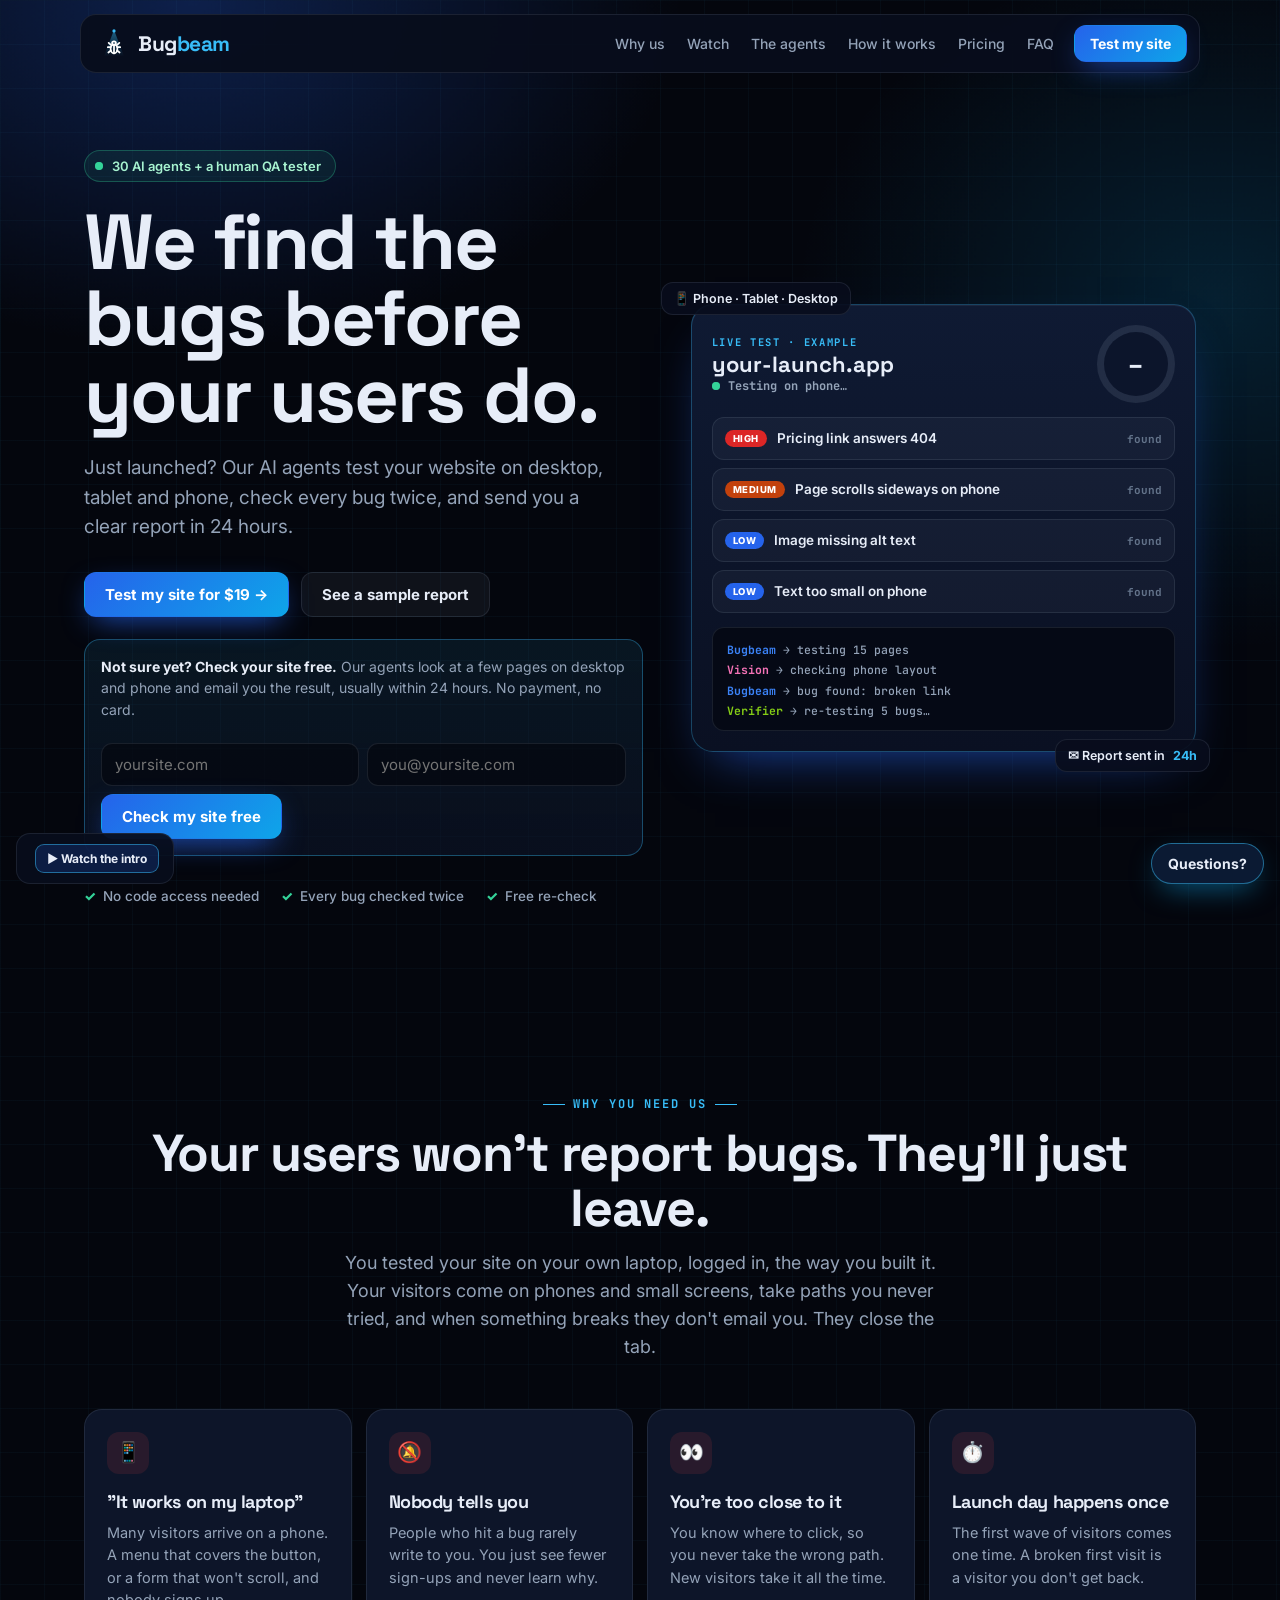
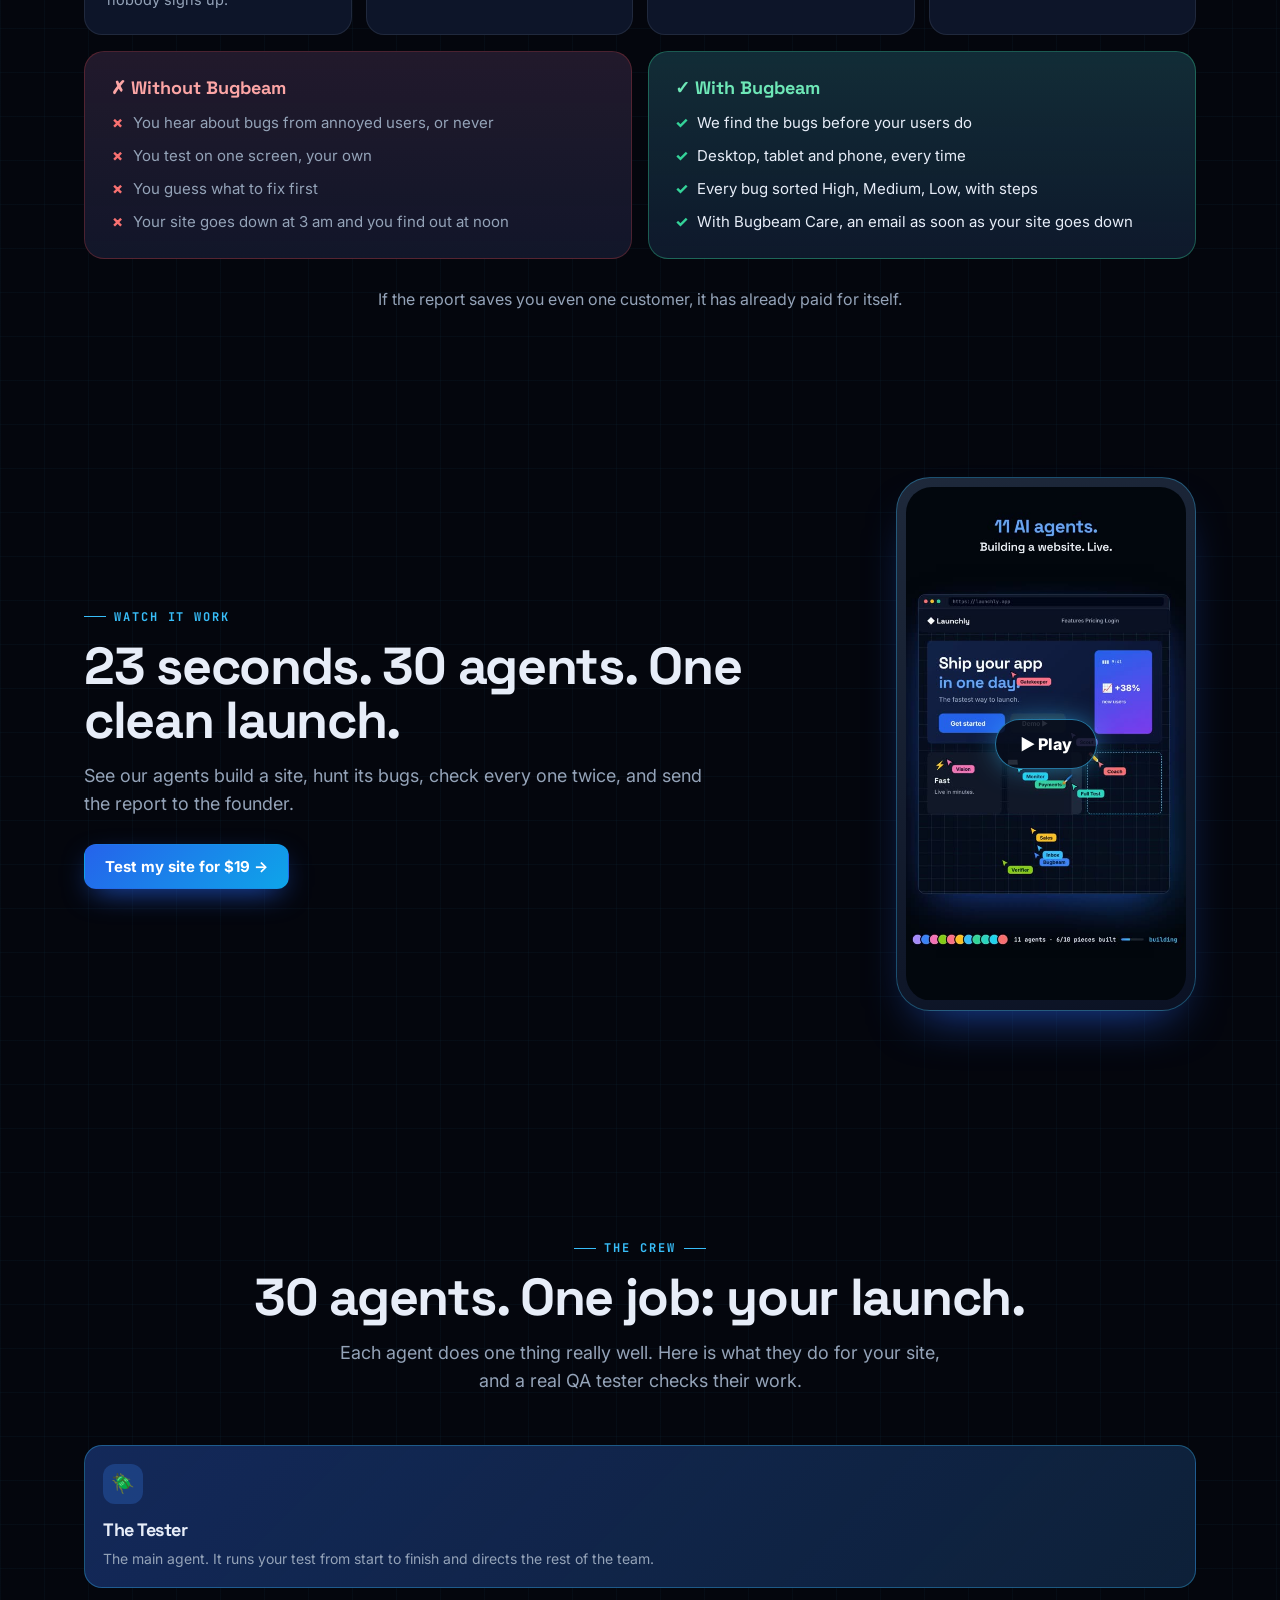
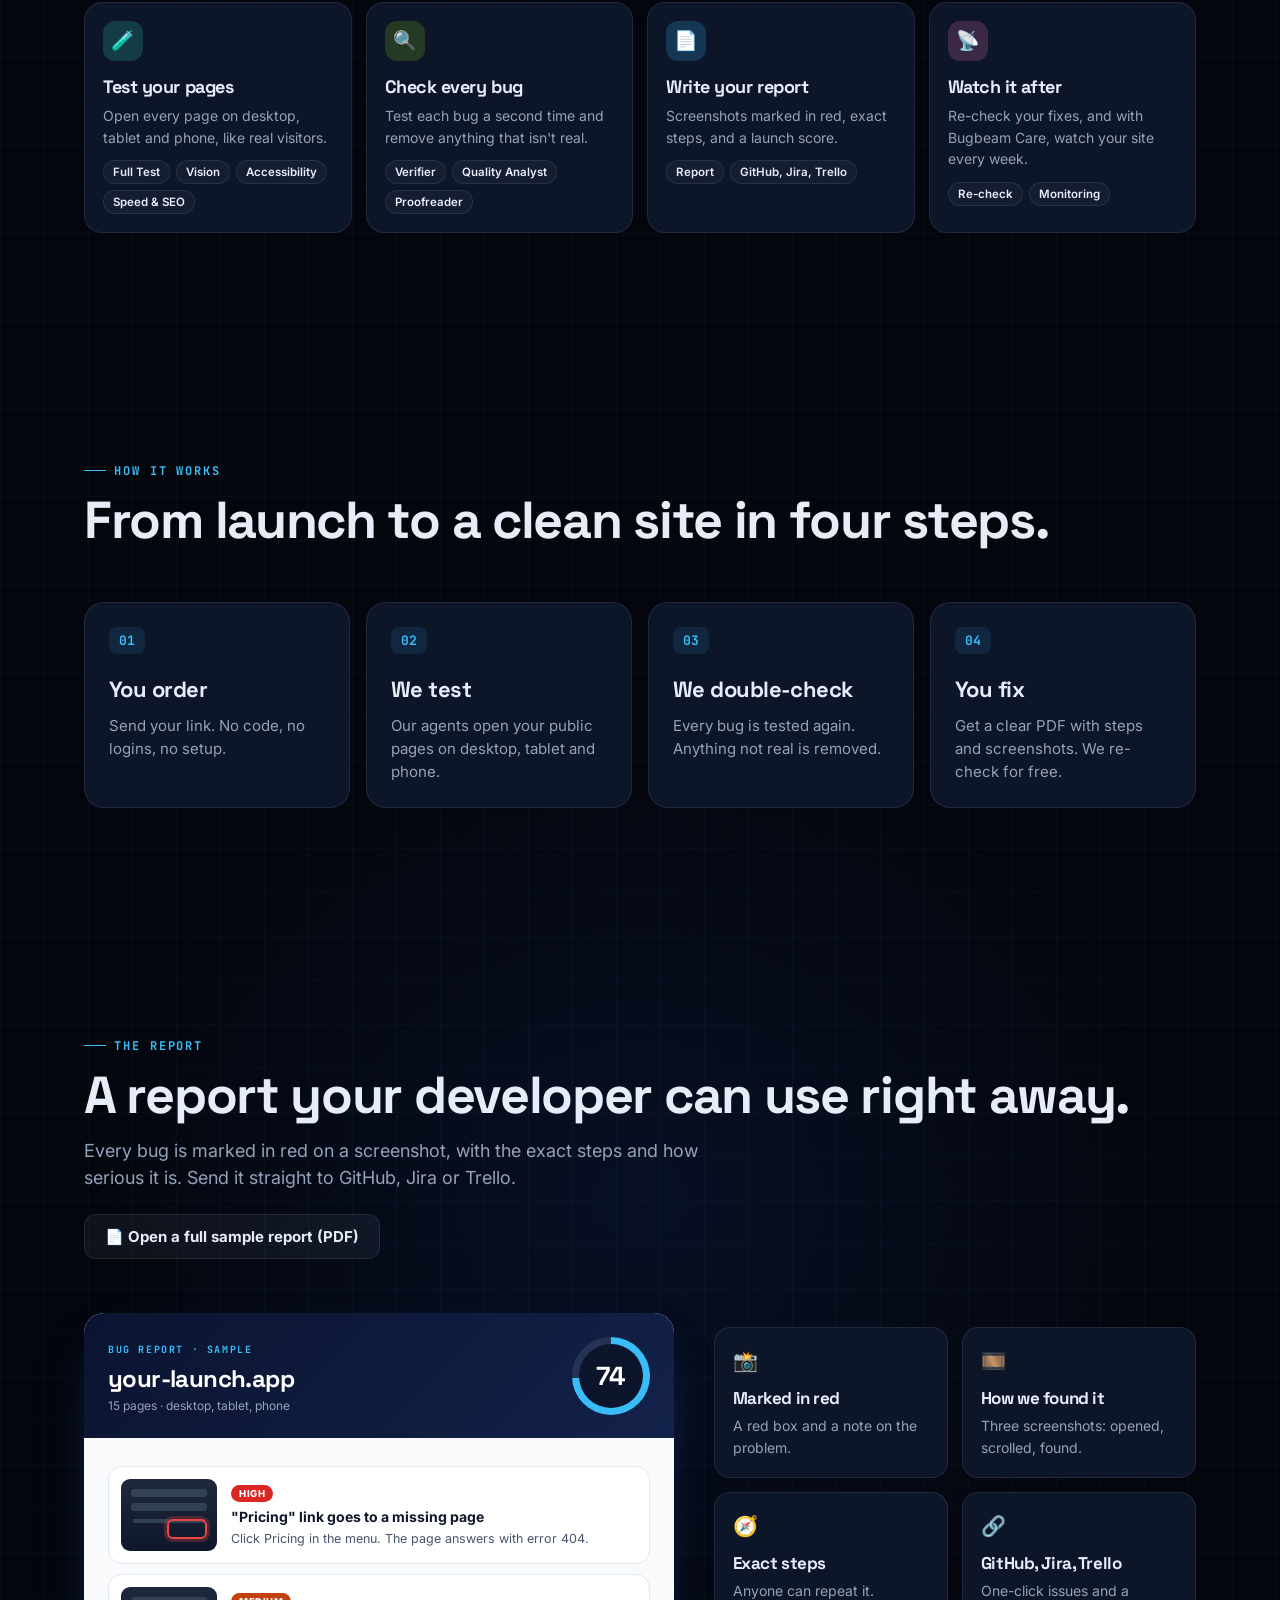
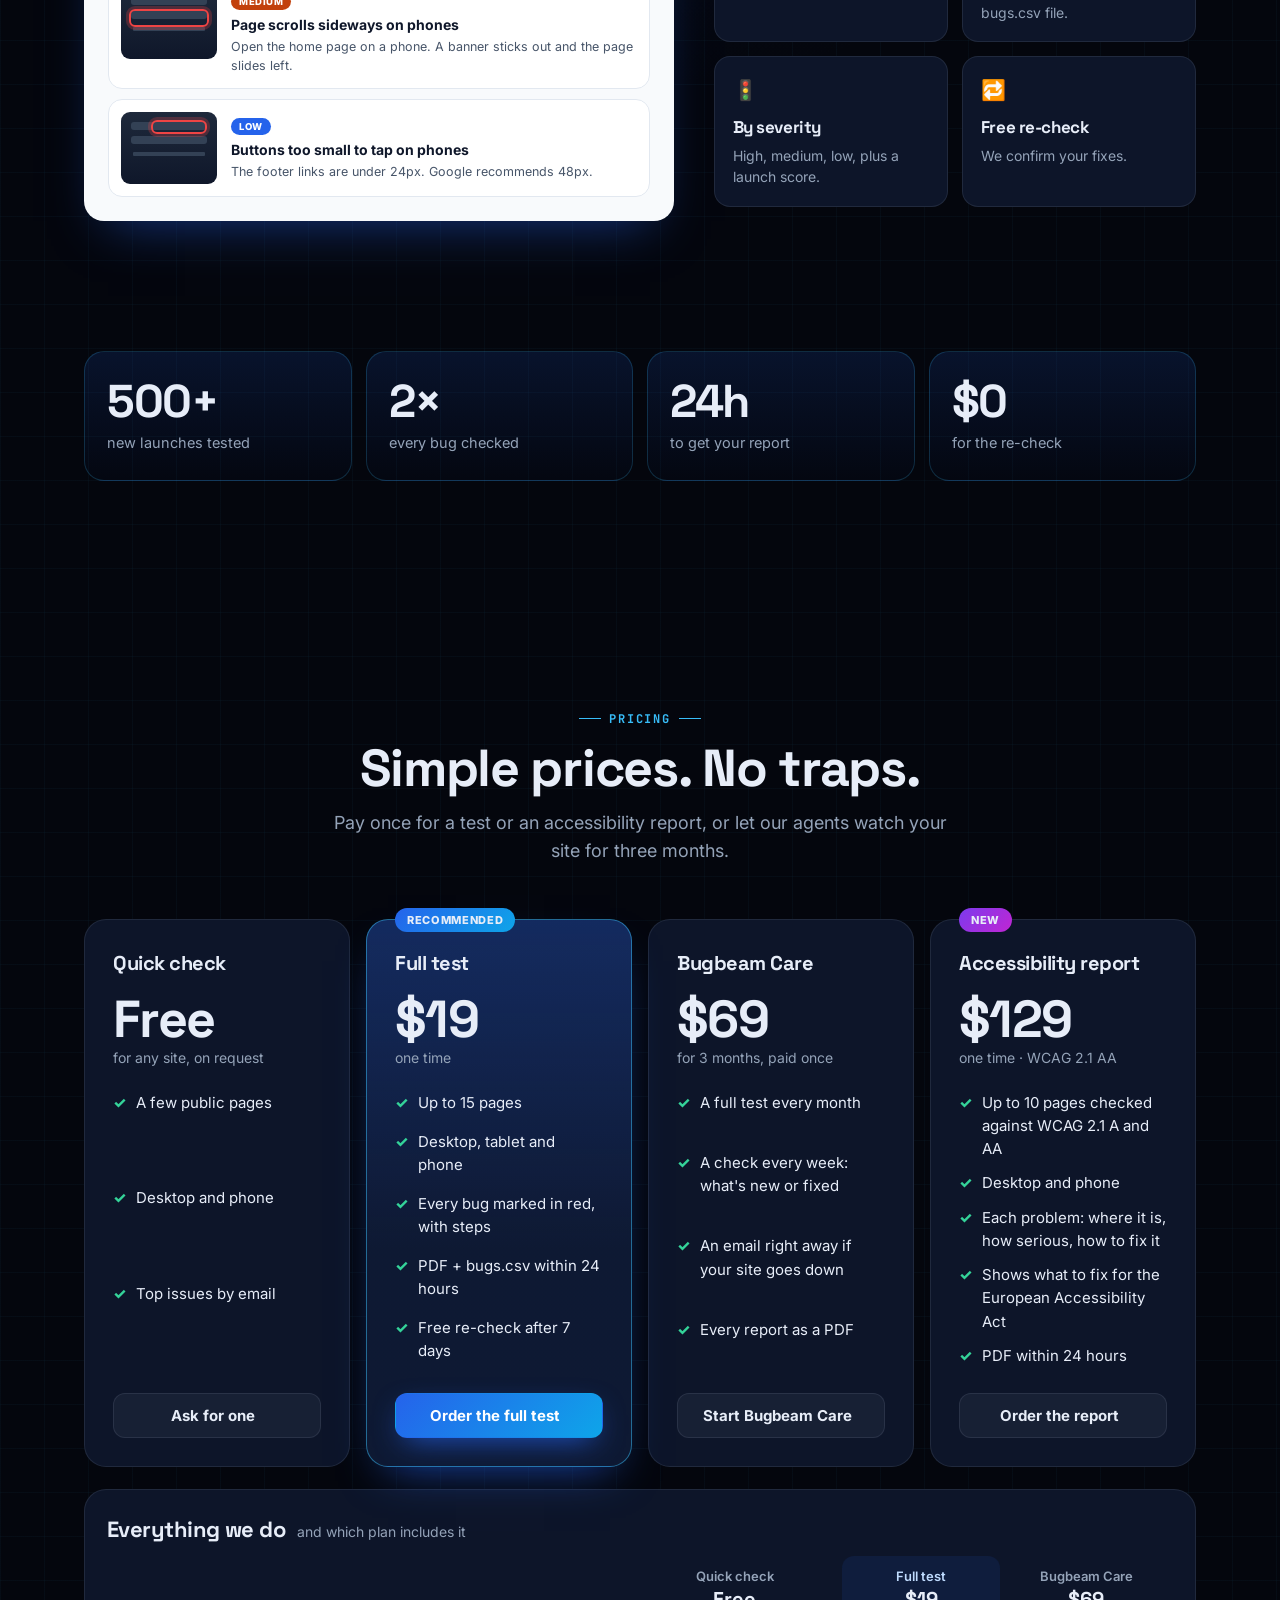
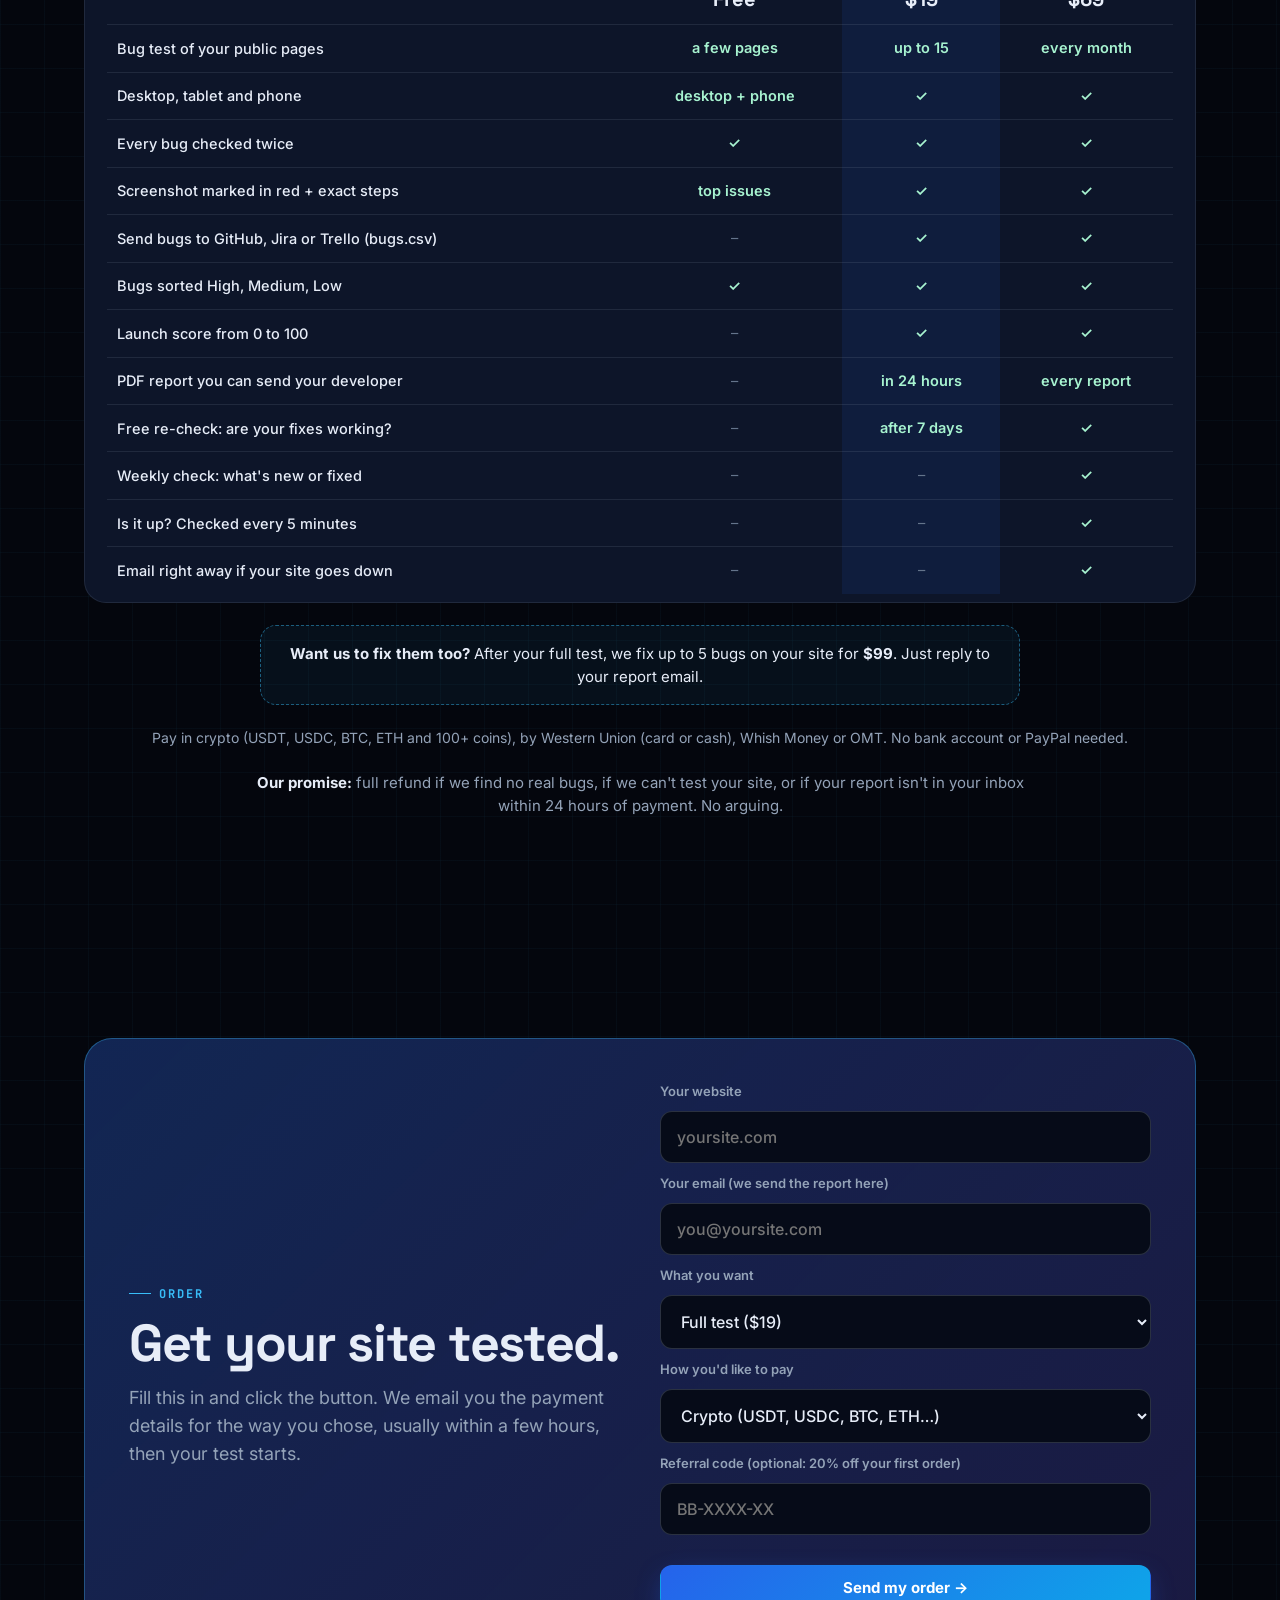
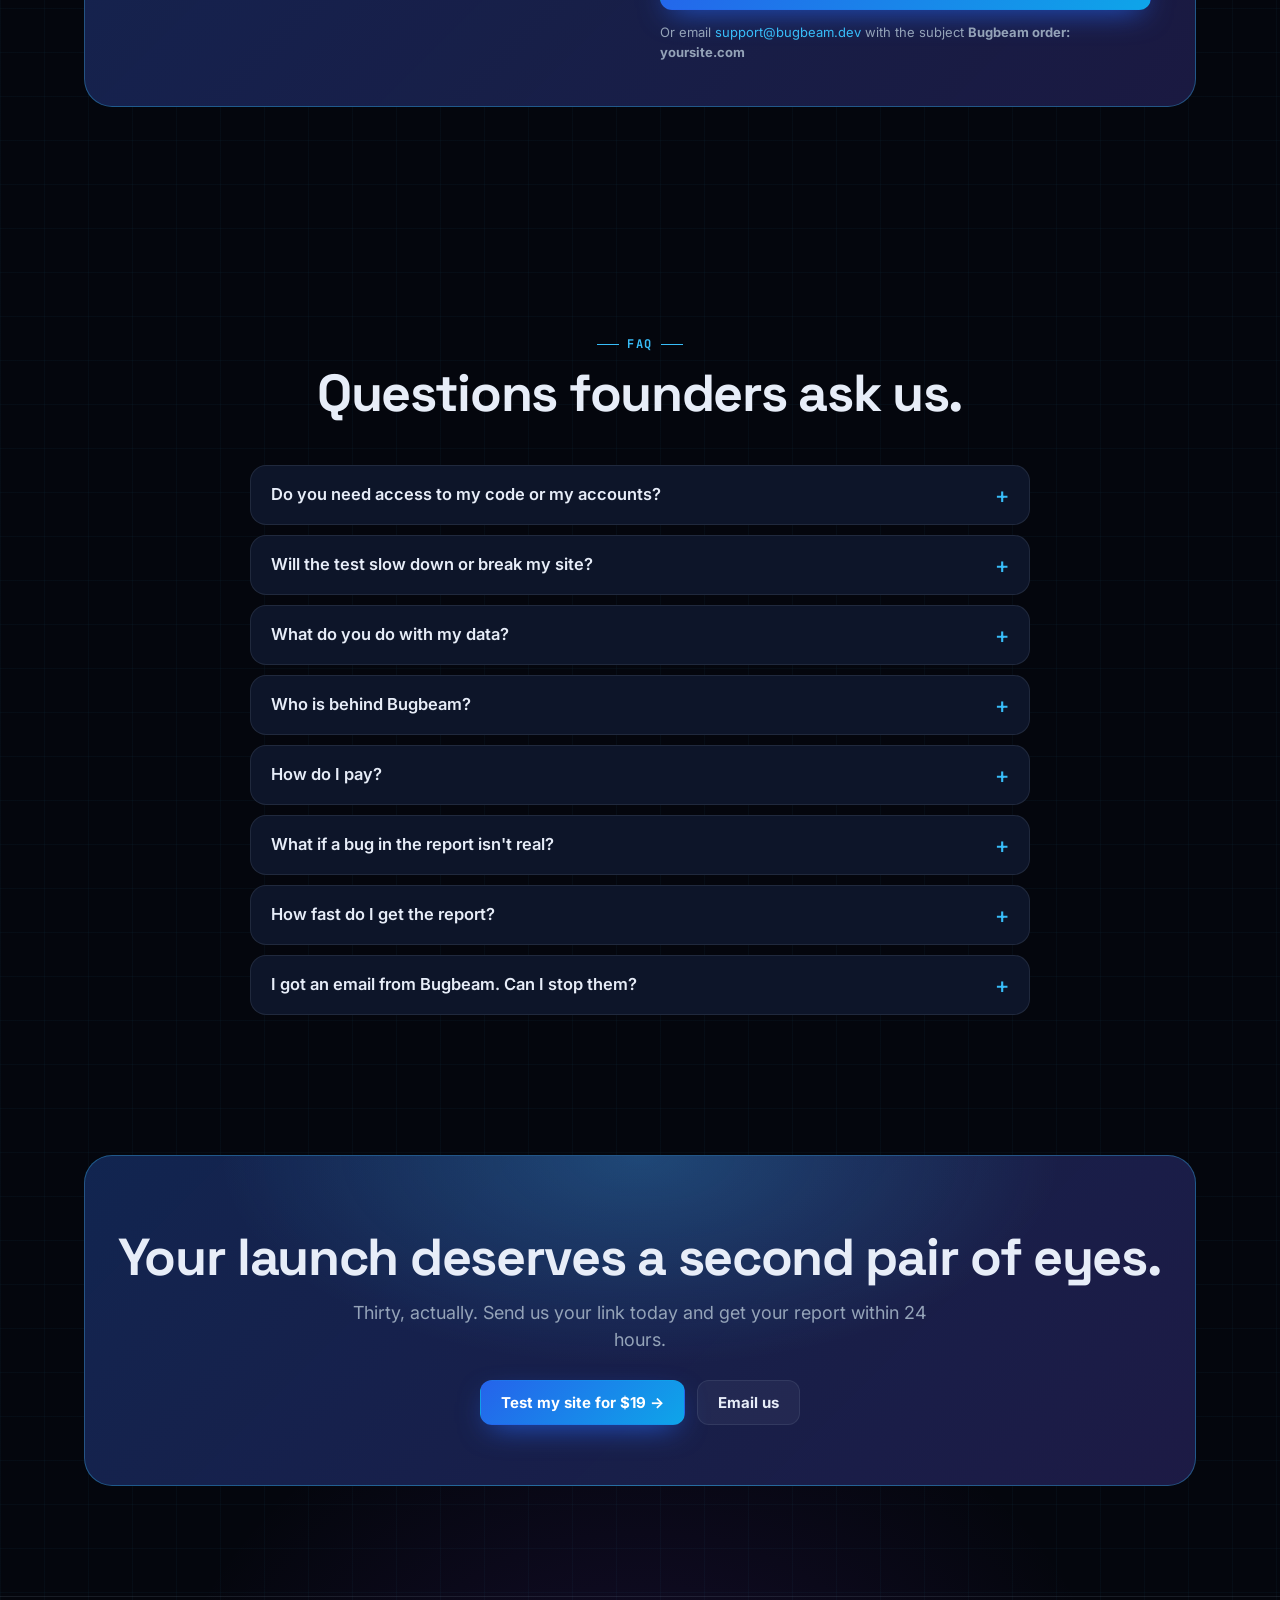
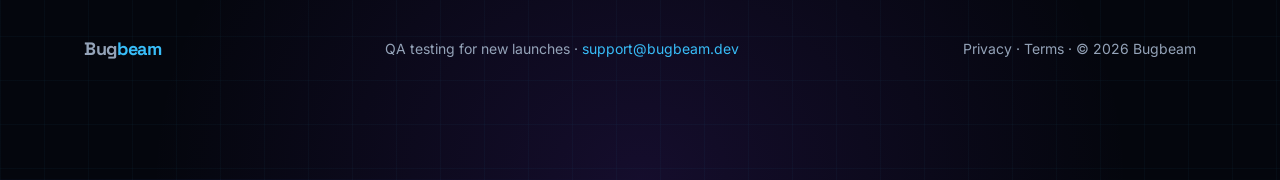
<file: index.html>
<!DOCTYPE html>
<html lang="en">
<head>
<meta charset="utf-8">
<meta name="viewport" content="width=device-width,initial-scale=1">
<title>Bugbeam: We find the bugs before your users do</title>
<meta name="description" content="30 AI agents test your new website on desktop, tablet and phone, check every bug twice, and send you a clear report in 24 hours.">
<link rel="canonical" href="https://bugbeam.dev/">

<!-- Social preview (Open Graph + Twitter) -->
<meta property="og:type" content="website">
<meta property="og:url" content="https://bugbeam.dev/">
<meta property="og:title" content="Bugbeam: We find the bugs before your users do">
<meta property="og:description" content="30 AI agents test your new website on desktop, tablet and phone, check every bug twice, and send you a clear report in 24 hours.">
<meta property="og:image" content="https://bugbeam.dev/og.png">
<meta property="og:image:width" content="1200">
<meta property="og:image:height" content="630">
<meta name="twitter:card" content="summary_large_image">
<meta name="twitter:image" content="https://bugbeam.dev/og.png">
<meta name="theme-color" content="#04060D">

<!-- Fonts -->
<link rel="preconnect" href="https://fonts.googleapis.com">
<link rel="preconnect" href="https://fonts.gstatic.com" crossorigin>
<link href="https://fonts.googleapis.com/css2?family=Inter:wght@400;500;600;700;800&family=Space+Grotesk:wght@500;600;700&family=JetBrains+Mono:wght@500;700&display=swap" rel="stylesheet">

<!-- Favicon -->
<link rel="icon" href="/favicon.ico" sizes="48x48">
<link rel="icon" href="/favicon.svg" type="image/svg+xml">
<link rel="icon" href="/favicon-192.png" type="image/png" sizes="192x192">
<link rel="apple-touch-icon" href="/apple-touch-icon.png">

<!-- Styles + behaviour (see styles.css and app.js) -->
<link rel="stylesheet" href="styles.css">
<script src="app.js" defer></script>

<!-- hCaptcha (spam/bot check on the order form — verified server-side by Web3Forms) -->
<script src="https://js.hcaptcha.com/1/api.js" async defer></script>
</head>
<body>

<!-- Fixed layers: background, build outlines, agent cursors -->
<div class="bgfx" aria-hidden="true"></div>
<div id="ghosts" aria-hidden="true"></div>
<div id="crew" aria-hidden="true"></div>


<!-- ============================ NAV ============================ -->
<nav>
 <a class="logo" href="#top"><svg width="30" height="30" viewBox="0 0 48 48"><defs><linearGradient id="lg1" x1="0" y1="0" x2="0" y2="1"><stop offset="0" stop-color="#38BDF8" stop-opacity=".9"/><stop offset="1" stop-color="#38BDF8" stop-opacity="0"/></linearGradient></defs><path d="M24 1 L8 44 H40 Z" fill="url(#lg1)" opacity=".55"/><circle cx="24" cy="3" r="2.6" fill="#38BDF8"/><g stroke="#fff" stroke-width="2.8" fill="none" stroke-linecap="round" stroke-linejoin="round"><ellipse cx="24" cy="31.7" rx="5.4" ry="7.2"/><circle cx="24" cy="22.7" r="3.06"/><path d="M24 26.3V38.9"/><path d="M18.6 29H14.1M29.4 29H33.9M19.05 34.4L15.0 37.55M28.95 34.4L33.0 37.55M19.05 25.4L15.45 22.25M28.95 25.4L32.55 22.25"/></g></svg><span>Bug<b>beam</b></span></a>
 <div class="links" id="navlinks"><a href="#why">Why us</a><a href="#watch">Watch</a><a href="#crew-sec">The agents</a><a href="#how">How it works</a><a href="#pricing">Pricing</a><a href="#faq">FAQ</a></div>
 <a class="btn pri" href="#order">Test my site</a>
 <button class="menu" type="button" aria-label="Open menu" aria-expanded="false" aria-controls="navlinks">☰</button>
</nav>


<!-- ============================ HERO ============================ -->
<main id="main">
<header class="hero" id="top"><div class="wrap grid">
 <div>
  <div class="pill bx"><span class="dot"></span><span data-type>30 AI agents + a human QA tester</span></div>
  <h1 data-type>We find the bugs before your users do.</h1>
  <p class="sub" data-type>Just launched? Our AI agents test your website on desktop, tablet and phone, check every bug twice, and send you a clear report in 24 hours.</p>
  <div class="ctas"><a class="btn pri bx" href="#order">Test my site for $19 →</a><a class="btn sec bx" href="#report">See a sample report</a></div>
  <form class="freebox" id="fq" novalidate>
   <div class="fqh"><b>Not sure yet? Check your site free.</b> Our agents look at a few pages on desktop and phone and email you the result, usually within 24 hours. No payment, no card.</div>
   <div class="fqrow"><input id="fq-site" placeholder="yoursite.com" required autocomplete="url" aria-label="Your website"><input id="fq-email" type="email" placeholder="you@yoursite.com" required autocomplete="email" aria-label="Your email"><button class="btn pri" id="fq-btn" type="submit">Check my site free</button></div>
   <input id="fq-hp" tabindex="-1" autocomplete="off" style="position:absolute;left:-9999px;width:1px;height:1px;opacity:0" aria-hidden="true">
   <div class="fqcap"><div class="h-captcha" data-sitekey="50b2fe65-b00b-4b9e-ad62-3ba471098be2" data-theme="dark"></div></div>
   <div id="fq-msg" class="fqmsg" role="status"></div>
  </form>
  <div class="trust"><span><i>✓</i> No code access needed</span><span><i>✓</i> Every bug checked twice</span><span><i>✓</i> Free re-check</span></div>
 </div>
 <div style="position:relative">
  <!-- Live demo card (animated by app.js, section 2) -->
  <div class="live bx" id="live">
   <div class="top"><div><div class="mono" style="font-size:10.5px;letter-spacing:.16em;color:var(--cyan);font-weight:700">LIVE TEST · EXAMPLE</div><div style="font:700 22px 'Space Grotesk'" id="lvsite">your-launch.app</div><div class="site"><span class="dot"></span><span id="lvstate">Testing on phone…</span></div></div><div class="ring" id="lvring"><span id="lvscore">–</span></div></div>
   <div id="lvbugs"></div>
   <div class="log" id="lvlog"></div>
  </div>
  <div class="float" style="left:-30px;top:-22px">📱 Phone · Tablet · Desktop</div>
  <div class="float" style="right:-14px;bottom:-20px;animation-delay:-2.5s">✉ Report sent in <b style="color:var(--cyan)">24h</b></div>
 </div>
</div>
</header>


<!-- ======================= WHY YOU NEED US ======================= -->
<section id="why"><div class="wrap">
 <div class="center"><div class="eyebrow" data-type>Why you need us</div>
 <h2 class="h2" data-type>Your users won't report bugs. They'll just leave.</h2>
 <p class="lead" data-type>You tested your site on your own laptop, logged in, the way you built it. Your visitors come on phones and small screens, take paths you never tried, and when something breaks they don't email you. They close the tab.</p></div>
 <div class="pains">
  <div class="pain bx"><div class="pic">📱</div><h3 data-type>"It works on my laptop"</h3><p data-type>Many visitors arrive on a phone. A menu that covers the button, or a form that won't scroll, and nobody signs up.</p></div>
  <div class="pain bx"><div class="pic">🔕</div><h3 data-type>Nobody tells you</h3><p data-type>People who hit a bug rarely write to you. You just see fewer sign-ups and never learn why.</p></div>
  <div class="pain bx"><div class="pic">👀</div><h3 data-type>You're too close to it</h3><p data-type>You know where to click, so you never take the wrong path. New visitors take it all the time.</p></div>
  <div class="pain bx"><div class="pic">⏱️</div><h3 data-type>Launch day happens once</h3><p data-type>The first wave of visitors comes one time. A broken first visit is a visitor you don't get back.</p></div>
 </div>
 <div class="vs">
  <div class="vcol bad bx"><div class="vh">✗ Without Bugbeam</div><ul><li data-type>You hear about bugs from annoyed users, or never</li><li data-type>You test on one screen, your own</li><li data-type>You guess what to fix first</li><li data-type>Your site goes down at 3 am and you find out at noon</li></ul></div>
  <div class="vcol good bx"><div class="vh">✓ With Bugbeam</div><ul><li data-type>We find the bugs before your users do</li><li data-type>Desktop, tablet and phone, every time</li><li data-type>Every bug sorted High, Medium, Low, with steps</li><li data-type>With Bugbeam Care, an email as soon as your site goes down</li></ul></div>
 </div>
 <p class="paynote" style="font-size:16px;margin-top:28px" data-type>If the report saves you even one customer, it has already paid for itself.</p>
</div></section>


<!-- ======================== WATCH IT WORK ======================== -->
<section id="watch" style="padding-top:40px"><div class="wrap watch">
 <div><div class="eyebrow" data-type>Watch it work</div>
 <h2 class="h2" data-type>23 seconds. 30 agents. One clean launch.</h2>
 <p class="lead" data-type>See our agents build a site, hunt its bugs, check every one twice, and send the report to the founder.</p>
 <div class="ctas" style="margin-top:26px"><a class="btn pri" href="#order">Test my site for $19 →</a></div></div>
 <div class="phone bx"><video src="bugbeam-building-live-v2.mp4" poster="video-poster.jpg" muted loop playsinline webkit-playsinline preload="metadata" aria-label="Bugbeam agents building and testing a website"></video><button class="vplay" type="button" hidden aria-label="Play the video">▶ Play</button></div>
</div></section>


<!-- =========================== THE CREW ========================== -->
<section id="crew-sec"><div class="wrap">
 <div class="center"><div class="eyebrow" data-type>The crew</div>
 <h2 class="h2" data-type>30 agents. One job: your launch.</h2>
 <p class="lead" data-type>Each agent does one thing really well. Here is what they do for your site, and a real QA tester checks their work.</p></div>
 <div class="agents teams">
  <div class="agent wide bx"><div class="av" style="background:rgba(59,130,246,.25)">🪲</div><h3 data-type>The Tester</h3><p data-type>The main agent. It runs your test from start to finish and directs the rest of the team.</p></div>
  <div class="agent bx"><div class="av" style="background:rgba(45,212,191,.2)">🧪</div><h3 data-type>Test your pages</h3><p data-type>Open every page on desktop, tablet and phone, like real visitors.</p><ul class="chips"><li>Full Test</li><li>Vision</li><li>Accessibility</li><li>Speed &amp; SEO</li></ul></div>
  <div class="agent bx"><div class="av" style="background:rgba(132,204,22,.2)">🔍</div><h3 data-type>Check every bug</h3><p data-type>Test each bug a second time and remove anything that isn't real.</p><ul class="chips"><li>Verifier</li><li>Quality Analyst</li><li>Proofreader</li></ul></div>
  <div class="agent bx"><div class="av" style="background:rgba(56,189,248,.2)">📄</div><h3 data-type>Write your report</h3><p data-type>Screenshots marked in red, exact steps, and a launch score.</p><ul class="chips"><li>Report</li><li>GitHub, Jira, Trello</li></ul></div>
  <div class="agent bx"><div class="av" style="background:rgba(244,114,182,.2)">📡</div><h3 data-type>Watch it after</h3><p data-type>Re-check your fixes, and with Bugbeam Care, watch your site every week.</p><ul class="chips"><li>Re-check</li><li>Monitoring</li></ul></div>
 </div>
</div></section>


<!-- ========================= HOW IT WORKS ======================== -->
<section id="how"><div class="wrap">
 <div class="eyebrow" data-type>How it works</div>
 <h2 class="h2" data-type>From launch to a clean site in four steps.</h2>
 <div class="steps">
  <div class="step bx"><span class="n">01</span><h3 data-type>You order</h3><p data-type>Send your link. No code, no logins, no setup.</p></div>
  <div class="step bx"><span class="n">02</span><h3 data-type>We test</h3><p data-type>Our agents open your public pages on desktop, tablet and phone.</p></div>
  <div class="step bx"><span class="n">03</span><h3 data-type>We double-check</h3><p data-type>Every bug is tested again. Anything not real is removed.</p></div>
  <div class="step bx"><span class="n">04</span><h3 data-type>You fix</h3><p data-type>Get a clear PDF with steps and screenshots. We re-check for free.</p></div>
 </div>
</div></section>


<!-- ========================== THE REPORT ========================= -->
<section id="report"><div class="wrap">
 <div class="eyebrow" data-type>The report</div>
 <h2 class="h2" data-type>A report your developer can use right away.</h2>
 <p class="lead" data-type>Every bug is marked in red on a screenshot, with the exact steps and how serious it is. Send it straight to GitHub, Jira or Trello.</p>
 <div class="ctas" style="margin-top:22px"><a class="btn sec" href="sample-report.pdf" target="_blank" rel="noopener">📄 Open a full sample report (PDF)</a></div>
 <div class="rep">
  <div class="doc bx">
   <div class="hd"><div><small>BUG REPORT · SAMPLE</small><h3>your-launch.app</h3><div style="font-size:12px;color:#94A3B8">15 pages · desktop, tablet, phone</div></div><div class="ring" style="--v:74"><span>74</span></div></div>
   <div class="bd">
    <div class="dbug"><div class="shot"><i style="left:46px;top:40px;width:40px;height:20px"></i></div><div><span class="sev h">High</span><h4>"Pricing" link goes to a missing page</h4><p>Click Pricing in the menu. The page answers with error 404.</p></div></div>
    <div class="dbug"><div class="shot"><i style="left:8px;top:22px;width:80px;height:18px"></i></div><div><span class="sev m">Medium</span><h4>Page scrolls sideways on phones</h4><p>Open the home page on a phone. A banner sticks out and the page slides left.</p></div></div>
    <div class="dbug"><div class="shot"><i style="left:30px;top:8px;width:56px;height:14px"></i></div><div><span class="sev l">Low</span><h4>Buttons too small to tap on phones</h4><p>The footer links are under 24px. Google recommends 48px.</p></div></div>
   </div>
  </div>
  <div class="feats">
   <div class="feat bx"><div class="ic">📸</div><h3 data-type>Marked in red</h3><p data-type>A red box and a note on the problem.</p></div>
   <div class="feat bx"><div class="ic">🎞️</div><h3 data-type>How we found it</h3><p data-type>Three screenshots: opened, scrolled, found.</p></div>
   <div class="feat bx"><div class="ic">🧭</div><h3 data-type>Exact steps</h3><p data-type>Anyone can repeat it.</p></div>
   <div class="feat bx"><div class="ic">🔗</div><h3 data-type>GitHub, Jira, Trello</h3><p data-type>One-click issues and a bugs.csv file.</p></div>
   <div class="feat bx"><div class="ic">🚦</div><h3 data-type>By severity</h3><p data-type>High, medium, low, plus a launch score.</p></div>
   <div class="feat bx"><div class="ic">🔁</div><h3 data-type>Free re-check</h3><p data-type>We confirm your fixes.</p></div>
  </div>
 </div>
</div></section>


<!-- ========================= NUMBERS STRIP ======================= -->
<section style="padding-top:20px"><div class="wrap"><div class="nums">
 <div class="num bx"><b data-type>500+</b><span data-type>new launches tested</span></div>
 <div class="num bx"><b data-type>2×</b><span data-type>every bug checked</span></div>
 <div class="num bx"><b data-type>24h</b><span data-type>to get your report</span></div>
 <div class="num bx"><b data-type>$0</b><span data-type>for the re-check</span></div>
</div></div></section>


<!-- =========================== PRICING =========================== -->
<section id="pricing"><div class="wrap">
 <div class="center"><div class="eyebrow" data-type>Pricing</div>
 <h2 class="h2" data-type>Simple prices. No traps.</h2>
 <p class="lead" data-type>Pay once for a test or an accessibility report, or let our agents watch your site for three months.</p></div>
 <div class="prices">
  <div class="price bx"><h3 data-type>Quick check</h3><div class="amt">Free</div><div class="per">for any site, on request</div><ul><li>A few public pages</li><li>Desktop and phone</li><li>Top issues by email</li></ul><a class="btn sec" href="#order" data-plan="Free quick check">Ask for one</a></div>
  <div class="price best bx"><span class="badge">Recommended</span><h3 data-type>Full test</h3><div class="amt">$19</div><div class="per">one time</div><ul><li>Up to 15 pages</li><li>Desktop, tablet and phone</li><li>Every bug marked in red, with steps</li><li>PDF + bugs.csv within 24 hours</li><li>Free re-check after 7 days</li></ul><a class="btn pri" href="#order" data-plan="Full test ($19)">Order the full test</a></div>
  <div class="price bx"><h3 data-type>Bugbeam Care</h3><div class="amt">$69</div><div class="per">for 3 months, paid once</div><ul><li>A full test every month</li><li>A check every week: what's new or fixed</li><li>An email right away if your site goes down</li><li>Every report as a PDF</li></ul><a class="btn sec" href="#order" data-plan="Bugbeam Care ($69 for 3 months)">Start Bugbeam Care</a></div>
  <div class="price bx" style="position:relative"><span class="badge" style="background:linear-gradient(135deg,#7C3AED,#C026D3)">New</span><h3 data-type>Accessibility report</h3><div class="amt">$129</div><div class="per">one time · WCAG 2.1 AA</div><ul><li>Up to 10 pages checked against WCAG 2.1 A and AA</li><li>Desktop and phone</li><li>Each problem: where it is, how serious, how to fix it</li><li>Shows what to fix for the European Accessibility Act</li><li>PDF within 24 hours</li></ul><a class="btn sec" href="#order" data-plan="Accessibility report ($129, WCAG 2.1 AA)">Order the report</a></div>
 </div>
 <!-- Full feature comparison -->
 <div class="cmp bx">
  <div class="cmph"><h3>Everything we do</h3><span>and which plan includes it</span></div>
  <table>
   <thead><tr><th scope="col"><span class="srh">What you get</span></th><th scope="col">Quick check<b>Free</b></th><th scope="col" class="hl">Full test<b>$19</b></th><th scope="col">Bugbeam Care<b>$69</b></th></tr></thead>
   <tbody>
    <tr><th scope="row">Bug test of your public pages</th><td>a few pages</td><td class="hl">up to 15</td><td>every month</td></tr>
    <tr><th scope="row">Desktop, tablet and phone</th><td>desktop + phone</td><td class="hl">✓</td><td>✓</td></tr>
    <tr><th scope="row">Every bug checked twice</th><td>✓</td><td class="hl">✓</td><td>✓</td></tr>
    <tr><th scope="row">Screenshot marked in red + exact steps</th><td>top issues</td><td class="hl">✓</td><td>✓</td></tr>
    <tr><th scope="row">Send bugs to GitHub, Jira or Trello (bugs.csv)</th><td class="no">–</td><td class="hl">✓</td><td>✓</td></tr>
    <tr><th scope="row">Bugs sorted High, Medium, Low</th><td>✓</td><td class="hl">✓</td><td>✓</td></tr>
    <tr><th scope="row">Launch score from 0 to 100</th><td class="no">–</td><td class="hl">✓</td><td>✓</td></tr>
    <tr><th scope="row">PDF report you can send your developer</th><td class="no">–</td><td class="hl">in 24 hours</td><td>every report</td></tr>
    <tr><th scope="row">Free re-check: are your fixes working?</th><td class="no">–</td><td class="hl">after 7 days</td><td>✓</td></tr>
    <tr><th scope="row">Weekly check: what's new or fixed</th><td class="no">–</td><td class="no hl">–</td><td>✓</td></tr>
    <tr><th scope="row">Is it up? Checked every 5 minutes</th><td class="no">–</td><td class="no hl">–</td><td>✓</td></tr>
    <tr><th scope="row">Email right away if your site goes down</th><td class="no">–</td><td class="no hl">–</td><td>✓</td></tr>
   </tbody>
  </table>
 </div>
 <div class="addon bx"><div><b>Want us to fix them too?</b> After your full test, we fix up to 5 bugs on your site for <b>$99</b>. Just reply to your report email.</div></div>
 <p class="paynote" data-type>Pay in crypto (USDT, USDC, BTC, ETH and 100+ coins), by Western Union (card or cash), Whish Money or OMT. No bank account or PayPal needed.</p>
 <p class="guarantee" data-type><b>Our promise:</b> full refund if we find no real bugs, if we can't test your site, or if your report isn't in your inbox within 24 hours of payment. No arguing.</p>
</div></section>


<!-- ============================ ORDER =========================== -->
<section id="order"><div class="wrap"><div class="order bx">
 <div><div class="eyebrow">Order</div><h2 class="h2" data-type>Get your site tested.</h2><p class="lead" data-type>Fill this in and click the button. We email you the payment details for the way you chose, usually within a few hours, then your test starts.</p></div>
 <form id="f">
  <label for="site">Your website</label><input id="site" placeholder="yoursite.com" required autocomplete="url">
  <label for="cemail">Your email (we send the report here)</label><input id="cemail" type="email" placeholder="you@yoursite.com" required autocomplete="email">
  <input id="hp" tabindex="-1" autocomplete="off" style="position:absolute;left:-9999px;width:1px;height:1px;opacity:0" aria-hidden="true"><!-- honeypot: bots fill this, humans don't -->
  <label for="plan">What you want</label><select id="plan"><option>Full test ($19)</option><option>Bugbeam Care ($69 for 3 months)</option><option>Accessibility report ($129, WCAG 2.1 AA)</option><option>Free quick check</option></select>
  <label for="pay">How you'd like to pay</label><select id="pay"><option>Crypto (USDT, USDC, BTC, ETH…)</option><option>Western Union</option><option>Whish Money or OMT</option></select>
  <label for="ref">Referral code (optional: 20% off your first order)</label><input id="ref" placeholder="BB-XXXX-XX" autocomplete="off" maxlength="20">
  <!-- hCaptcha widget. This is Web3Forms' shared free-plan sitekey; Web3Forms verifies the
       response on its server (hCaptcha is turned on in the form's Spam & Security settings). -->
  <div class="h-captcha" data-sitekey="50b2fe65-b00b-4b9e-ad62-3ba471098be2" data-theme="dark"></div>
  <button class="btn pri" id="sendbtn" type="submit" style="margin-top:6px">Send my order →</button>
  <div id="ordermsg"></div>
  <div style="font-size:13px;color:var(--mut)">Or email <a href="mailto:support@bugbeam.dev" style="color:var(--cyan)">support@bugbeam.dev</a> with the subject <b>Bugbeam order: yoursite.com</b></div>
 </form>
</div></div></section>


<!-- ============================= FAQ ============================= -->
<section id="faq"><div class="wrap">
 <div class="center"><div class="eyebrow" data-type>FAQ</div><h2 class="h2" data-type>Questions founders ask us.</h2></div>
 <div class="faq">
  <details class="bx" name="faq"><summary>Do you need access to my code or my accounts?</summary><p>No. We test only the public pages of your site, the way a visitor sees them. We don't sign up, buy anything or send your forms with real data.</p></details>
  <details class="bx" name="faq"><summary>Will the test slow down or break my site?</summary><p>No. Our agents browse your pages like a handful of normal visitors — a few at a time, gently. We don't run attacks, floods or anything that could harm your site or your data.</p></details>
  <details class="bx" name="faq"><summary>What do you do with my data?</summary><p>We keep only what we need to run your test: your site address, your email, your order and payment reference, our emails with you, and the bugs we found. We never sell it or share it with advertisers. To have it erased, reply "DELETE" to any of our emails or write to support@bugbeam.dev. <a href="privacy.html">Full privacy policy →</a></p></details>
  <details class="bx" name="faq"><summary>Who is behind Bugbeam?</summary><div class="fdr"><img src="elio.webp" alt="Elio Bathani" width="64" height="64"><div class="fx"><b>Elio Bathani</b> — a QA tester who has tested and reported bugs on more than ten real websites, checking each fix after. He built Bugbeam so new founders get that same QA eye on their launch. <a href="https://www.linkedin.com/in/elio-bathani-454a24233/" target="_blank" rel="noopener">See his LinkedIn →</a></div></div><p>AI agents do the testing every night, and Elio checks their work and teaches them which bugs are real, so you get a professional QA review at a price a launch can afford.</p></details>
  <details class="bx" name="faq"><summary>How do I pay?</summary><p>Pick the way that suits you when you order — no bank account or PayPal needed:</p><ul class="paylist"><li><b>Crypto</b> — we email you a secure NOWPayments link. Pay with USDT, USDC, BTC, ETH or 100+ other coins, from any wallet or exchange (Binance, OKX…).</li><li><b>Western Union</b> — send online with your debit card, or in cash at any agent. The easiest way to pay by card.</li><li><b>Whish Money or OMT</b> — easiest if you're in Lebanon or the region.</li></ul><p>Each order gets its own payment link or reference, so we know the payment is yours. Your test starts as soon as the payment is confirmed.</p></details>
  <details class="bx" name="faq"><summary>What if a bug in the report isn't real?</summary><p>Every bug is checked twice before you see it. If one still turns out to be wrong, just reply and tell us. We fix the report and our agents learn from it.</p></details>
  <details class="bx" name="faq"><summary>How fast do I get the report?</summary><p>Within 24 hours of your payment, usually sooner. If it's late, you get a full refund. The free re-check comes 7 days later, or sooner if you reply "fixed".</p></details>
  <details class="bx" name="faq"><summary>I got an email from Bugbeam. Can I stop them?</summary><p>Of course. Reply "STOP" to any of our emails and you won't hear from us again.</p></details>
 </div>
</div></section>


<!-- ========================== FINAL CTA ========================= -->
<section id="final" style="padding-top:30px"><div class="wrap"><div class="final bx">
 <h2 class="h2" data-type>Your launch deserves a second pair of eyes.</h2>
 <p class="lead" data-type>Thirty, actually. Send us your link today and get your report within 24 hours.</p>
 <div class="ctas" style="justify-content:center;margin-top:26px"><a class="btn pri" href="#order">Test my site for $19 →</a><a class="btn sec" href="mailto:support@bugbeam.dev">Email us</a></div>
</div></div></section>


</main>

<!-- ============================ FOOTER =========================== -->
<footer><div class="wrap"><a class="logo" href="#top" style="font-size:18px"><span>Bug<b>beam</b></span></a><span>QA testing for new launches · <a href="mailto:support@bugbeam.dev" style="color:var(--cyan)">support@bugbeam.dev</a></span><span><a href="privacy.html" style="color:var(--mut)">Privacy</a> · <a href="terms.html" style="color:var(--mut)">Terms</a> · © 2026 Bugbeam</span></div></footer>


<!-- Help bubble (bottom-right): instant answers, written from this page's own facts (no AI, nothing invented) -->
<div id="help"><button id="helpbtn" type="button" aria-expanded="false" aria-controls="helppanel">Questions?</button>
 <div id="helppanel" role="dialog" aria-label="Quick answers" hidden><div class="hph"><b>Quick answers</b><button type="button" id="helpx" aria-label="Close">✕</button></div><div id="helpbody"></div></div></div>

<!-- Build-progress HUD (bottom-left) -->
<div id="hud"><div class="avs" id="hudav"></div><span id="hudtxt" aria-hidden="true">building this page</span><div class="bar"><i id="hudbar"></i></div><button id="replay" type="button">▶ Watch the intro</button></div>

</body>
</html>
</file>
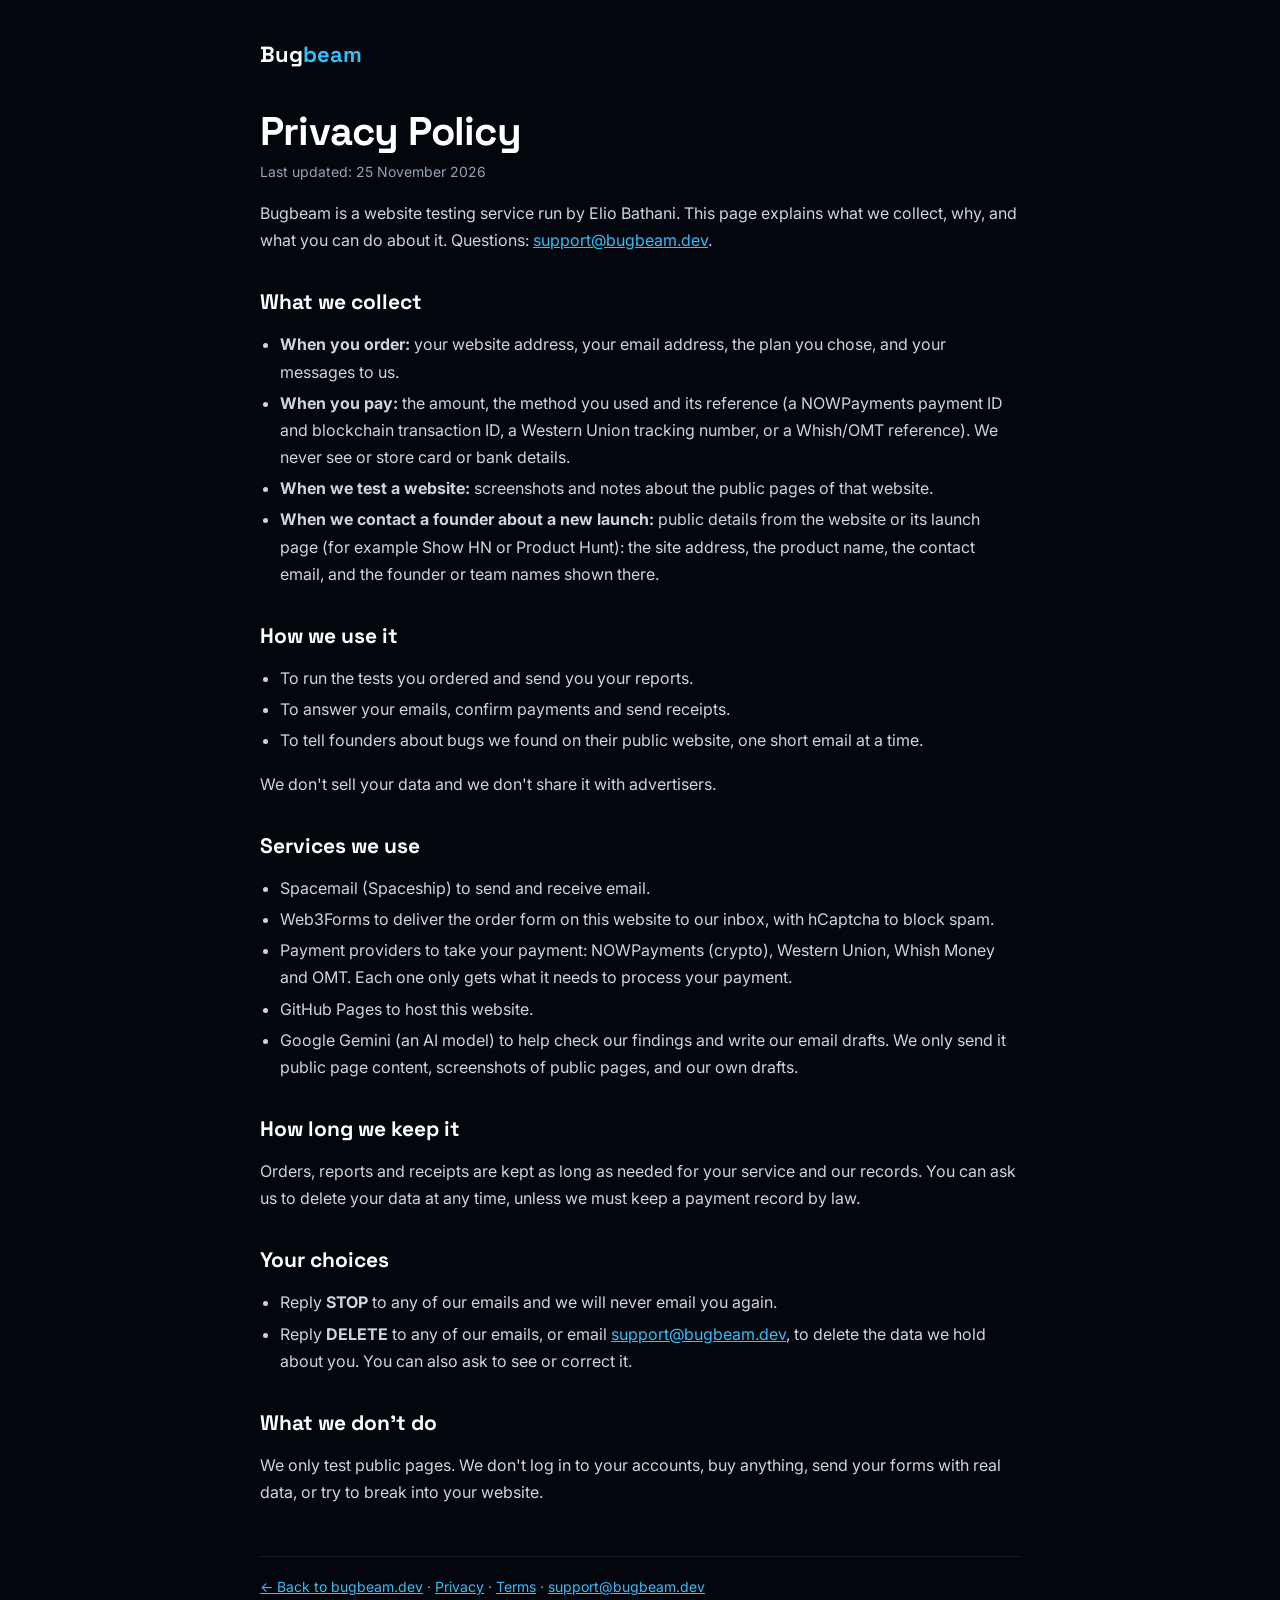
<file: privacy.html>
<!DOCTYPE html><html lang="en"><head><meta charset="utf-8"><meta name="viewport" content="width=device-width,initial-scale=1">
<title>Privacy Policy · Bugbeam</title>
<link rel="icon" href="/favicon.ico" sizes="48x48">
<link rel="icon" href="/favicon.svg" type="image/svg+xml"><meta name="robots" content="index,follow">
<link href="https://fonts.googleapis.com/css2?family=Inter:wght@400;600;700&family=Space+Grotesk:wght@700&display=swap" rel="stylesheet">
<style>body{margin:0;background:#04060D;color:#CBD5E1;font:16px/1.7 Inter,system-ui,sans-serif}.w{max-width:760px;margin:0 auto;padding:40px 22px 80px}
a{color:#38BDF8}.logo{font:700 22px 'Space Grotesk';color:#fff;text-decoration:none}.logo b{color:#38BDF8}
h1{font:700 40px/1.1 'Space Grotesk';color:#fff;margin:40px 0 6px;letter-spacing:-.02em}h2{font:700 21px 'Space Grotesk';color:#fff;margin:34px 0 8px}
.d{color:#94A3B8;font-size:14px}ul{padding-left:20px}li{margin:4px 0}footer{margin-top:50px;padding-top:18px;border-top:1px solid rgba(148,163,184,.15);font-size:14px;color:#94A3B8}</style></head>
<body><div class="w"><header><a class="logo" href="/">Bug<b>beam</b></a></header>
<main>
<h1>Privacy Policy</h1><div class="d">Last updated: 25 November 2026</div>

<p>Bugbeam is a website testing service run by Elio Bathani. This page explains what we collect, why, and what you can do about it. Questions: <a href="mailto:support@bugbeam.dev">support@bugbeam.dev</a>.</p>
<h2>What we collect</h2>
<ul><li><b>When you order:</b> your website address, your email address, the plan you chose, and your messages to us.</li>
<li><b>When you pay:</b> the amount, the method you used and its reference (a NOWPayments payment ID and blockchain transaction ID, a Western Union tracking number, or a Whish/OMT reference). We never see or store card or bank details.</li>
<li><b>When we test a website:</b> screenshots and notes about the public pages of that website.</li>
<li><b>When we contact a founder about a new launch:</b> public details from the website or its launch page (for example Show HN or Product Hunt): the site address, the product name, the contact email, and the founder or team names shown there.</li></ul>
<h2>How we use it</h2>
<ul><li>To run the tests you ordered and send you your reports.</li>
<li>To answer your emails, confirm payments and send receipts.</li>
<li>To tell founders about bugs we found on their public website, one short email at a time.</li></ul>
<p>We don't sell your data and we don't share it with advertisers.</p>
<h2>Services we use</h2>
<ul><li>Spacemail (Spaceship) to send and receive email.</li><li>Web3Forms to deliver the order form on this website to our inbox, with hCaptcha to block spam.</li>
<li>Payment providers to take your payment: NOWPayments (crypto), Western Union, Whish Money and OMT. Each one only gets what it needs to process your payment.</li>
<li>GitHub Pages to host this website.</li><li>Google Gemini (an AI model) to help check our findings and write our email drafts. We only send it public page content, screenshots of public pages, and our own drafts.</li></ul>
<h2>How long we keep it</h2>
<p>Orders, reports and receipts are kept as long as needed for your service and our records. You can ask us to delete your data at any time, unless we must keep a payment record by law.</p>
<h2>Your choices</h2>
<ul><li>Reply <b>STOP</b> to any of our emails and we will never email you again.</li>
<li>Reply <b>DELETE</b> to any of our emails, or email <a href="mailto:support@bugbeam.dev">support@bugbeam.dev</a>, to delete the data we hold about you. You can also ask to see or correct it.</li></ul>
<h2>What we don't do</h2>
<p>We only test public pages. We don't log in to your accounts, buy anything, send your forms with real data, or try to break into your website.</p>
</main>
<footer><a href="/">← Back to bugbeam.dev</a> · <a href="privacy.html">Privacy</a> · <a href="terms.html">Terms</a> · <a href="mailto:support@bugbeam.dev">support@bugbeam.dev</a></footer></div></body></html>
</file>
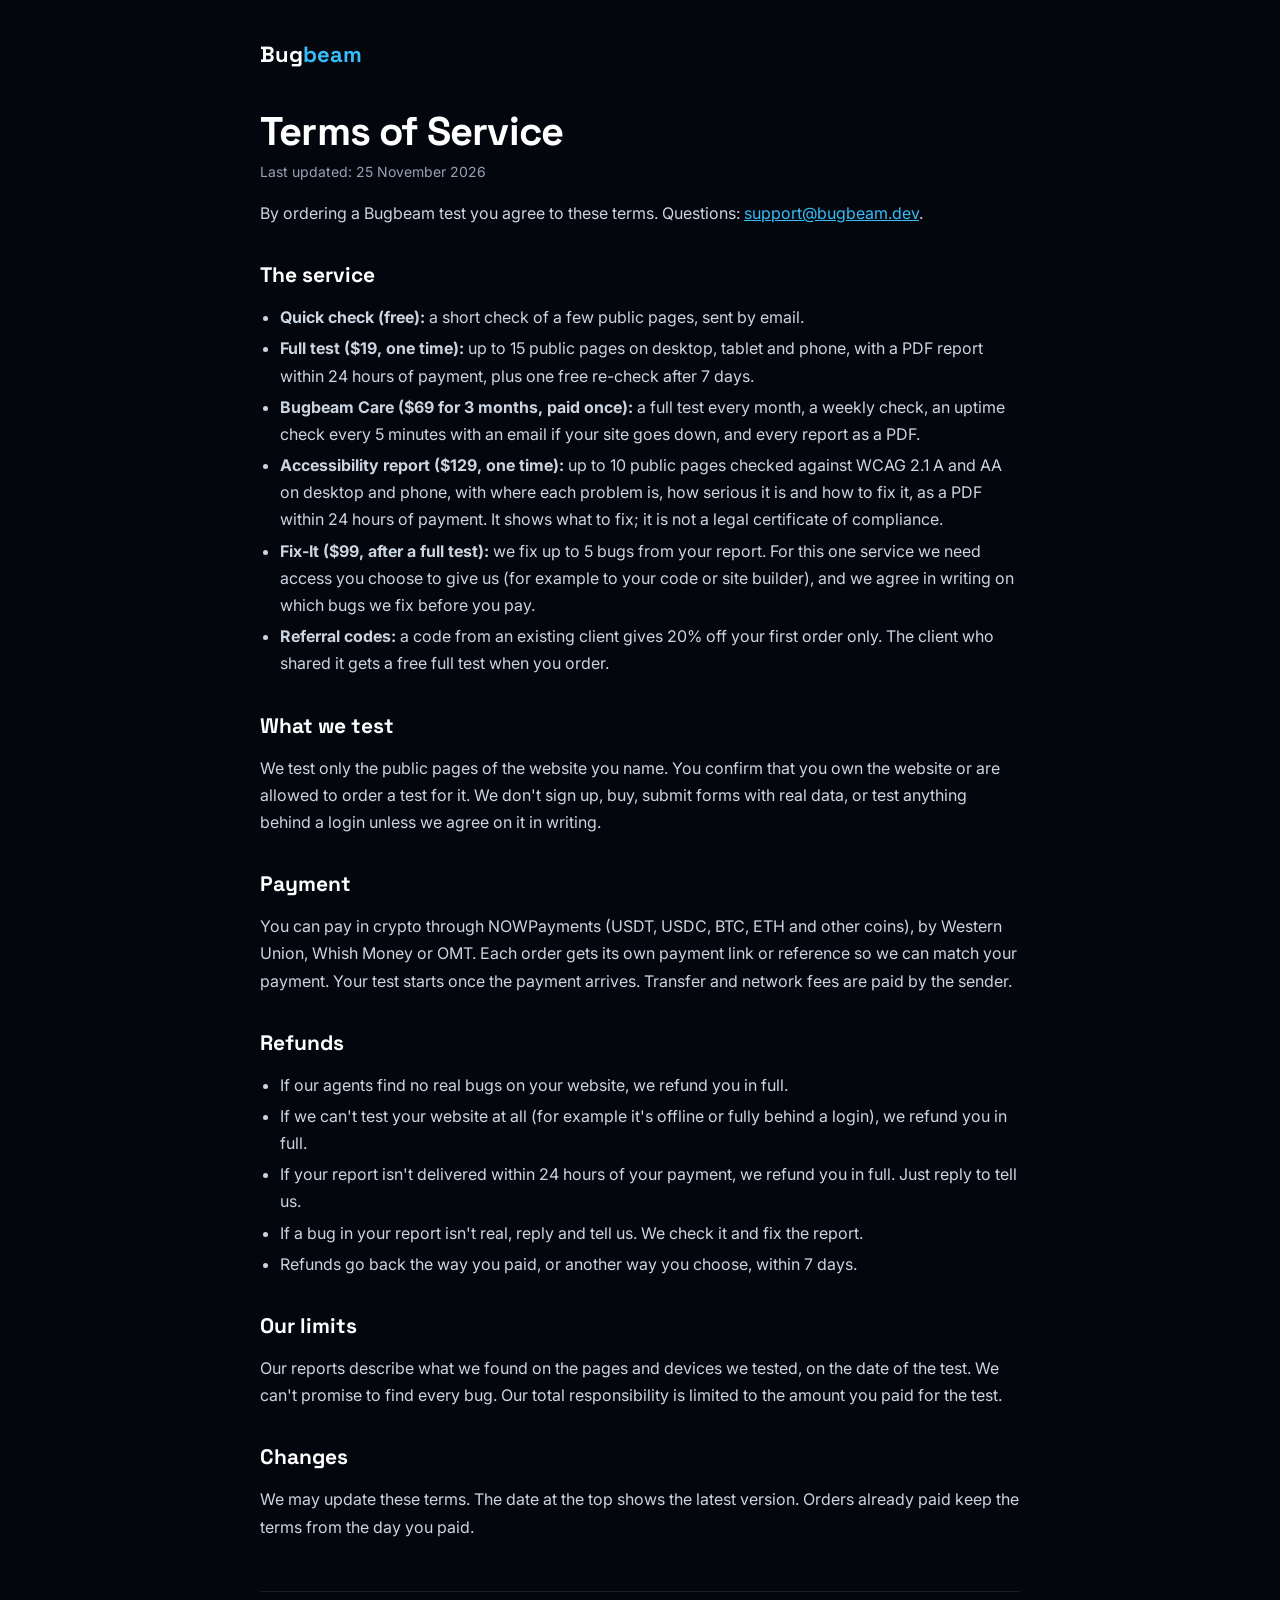
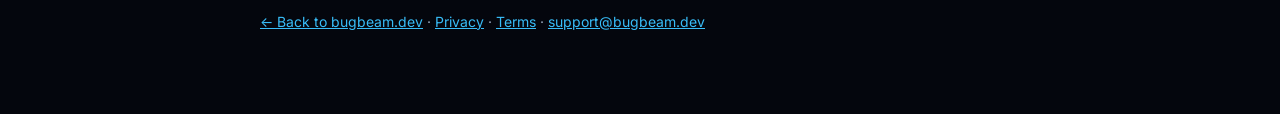
<file: terms.html>
<!DOCTYPE html><html lang="en"><head><meta charset="utf-8"><meta name="viewport" content="width=device-width,initial-scale=1">
<title>Terms of Service · Bugbeam</title>
<link rel="icon" href="/favicon.ico" sizes="48x48">
<link rel="icon" href="/favicon.svg" type="image/svg+xml"><meta name="robots" content="index,follow">
<link href="https://fonts.googleapis.com/css2?family=Inter:wght@400;600;700&family=Space+Grotesk:wght@700&display=swap" rel="stylesheet">
<style>body{margin:0;background:#04060D;color:#CBD5E1;font:16px/1.7 Inter,system-ui,sans-serif}.w{max-width:760px;margin:0 auto;padding:40px 22px 80px}
a{color:#38BDF8}.logo{font:700 22px 'Space Grotesk';color:#fff;text-decoration:none}.logo b{color:#38BDF8}
h1{font:700 40px/1.1 'Space Grotesk';color:#fff;margin:40px 0 6px;letter-spacing:-.02em}h2{font:700 21px 'Space Grotesk';color:#fff;margin:34px 0 8px}
.d{color:#94A3B8;font-size:14px}ul{padding-left:20px}li{margin:4px 0}footer{margin-top:50px;padding-top:18px;border-top:1px solid rgba(148,163,184,.15);font-size:14px;color:#94A3B8}</style></head>
<body><div class="w"><header><a class="logo" href="/">Bug<b>beam</b></a></header>
<main>
<h1>Terms of Service</h1><div class="d">Last updated: 25 November 2026</div>

<p>By ordering a Bugbeam test you agree to these terms. Questions: <a href="mailto:support@bugbeam.dev">support@bugbeam.dev</a>.</p>
<h2>The service</h2>
<ul><li><b>Quick check (free):</b> a short check of a few public pages, sent by email.</li>
<li><b>Full test ($19, one time):</b> up to 15 public pages on desktop, tablet and phone, with a PDF report within 24 hours of payment, plus one free re-check after 7 days.</li>
<li><b>Bugbeam Care ($69 for 3 months, paid once):</b> a full test every month, a weekly check, an uptime check every 5 minutes with an email if your site goes down, and every report as a PDF.</li>
<li><b>Accessibility report ($129, one time):</b> up to 10 public pages checked against WCAG 2.1 A and AA on desktop and phone, with where each problem is, how serious it is and how to fix it, as a PDF within 24 hours of payment. It shows what to fix; it is not a legal certificate of compliance.</li>
<li><b>Fix-It ($99, after a full test):</b> we fix up to 5 bugs from your report. For this one service we need access you choose to give us (for example to your code or site builder), and we agree in writing on which bugs we fix before you pay.</li>
<li><b>Referral codes:</b> a code from an existing client gives 20% off your first order only. The client who shared it gets a free full test when you order.</li></ul>
<h2>What we test</h2>
<p>We test only the public pages of the website you name. You confirm that you own the website or are allowed to order a test for it. We don't sign up, buy, submit forms with real data, or test anything behind a login unless we agree on it in writing.</p>
<h2>Payment</h2>
<p>You can pay in crypto through NOWPayments (USDT, USDC, BTC, ETH and other coins), by Western Union, Whish Money or OMT. Each order gets its own payment link or reference so we can match your payment. Your test starts once the payment arrives. Transfer and network fees are paid by the sender.</p>
<h2>Refunds</h2>
<ul><li>If our agents find no real bugs on your website, we refund you in full.</li>
<li>If we can't test your website at all (for example it's offline or fully behind a login), we refund you in full.</li>
<li>If your report isn't delivered within 24 hours of your payment, we refund you in full. Just reply to tell us.</li>
<li>If a bug in your report isn't real, reply and tell us. We check it and fix the report.</li>
<li>Refunds go back the way you paid, or another way you choose, within 7 days.</li></ul>
<h2>Our limits</h2>
<p>Our reports describe what we found on the pages and devices we tested, on the date of the test. We can't promise to find every bug. Our total responsibility is limited to the amount you paid for the test.</p>
<h2>Changes</h2>
<p>We may update these terms. The date at the top shows the latest version. Orders already paid keep the terms from the day you paid.</p>
</main>
<footer><a href="/">← Back to bugbeam.dev</a> · <a href="privacy.html">Privacy</a> · <a href="terms.html">Terms</a> · <a href="mailto:support@bugbeam.dev">support@bugbeam.dev</a></footer></div></body></html>
</file>
<file: styles.css>
/* ==========================================================================
   Bugbeam — styles.css
   Sections, in order:
     1.  Design tokens (colours)
     2.  Base / reset
     3.  Layout helpers (.wrap, headings, section intros)
     4.  Page background
     5.  Nav bar
     6.  Buttons
     7.  Hero
     8.  Live test card (inside the hero)
     9.  "Why you need us" section
     10. "Watch it work" video section
     11. The crew (agents grid)
     12. How it works (steps)
     13. The report
     14. Numbers strip
     15. Pricing + comparison table
     16. Order form
     17. FAQ + founder block
     18. Final call-to-action + footer
     19. Build animation (the agents drawing the page)
     20. Responsive (all @media queries)
   ========================================================================== */


/* 1. DESIGN TOKENS ========================================================= */
:root{
 --bg:#04060D; --bg2:#0A1022; --card:#0D1529;
 --line:rgba(148,163,184,.14);
 --txt:#E7EDF8; --mut:#94A3B8; --dim:#64748B;
 --blue:#3B82F6; --cyan:#38BDF8; --ok:#34D399;
 --hi:#EF4444; --md:#F97316; --lo:#3B82F6;
}


/* 2. BASE / RESET ========================================================== */
*{box-sizing:border-box}
html{scroll-behavior:smooth}
body{margin:0;background:var(--bg);position:relative;color:var(--txt);font-family:Inter,system-ui,sans-serif;line-height:1.55;overflow-x:hidden;-webkit-font-smoothing:antialiased}
a{color:inherit;text-decoration:none}
h1,h2,h3{font-family:'Space Grotesk',sans-serif;letter-spacing:-.025em;margin:0}
.mono{font-family:'JetBrains Mono',monospace}


/* 3. LAYOUT HELPERS ======================================================== */
.wrap{max-width:1160px;margin:0 auto;padding:0 24px}
section{padding:110px 0;position:relative}
.eyebrow{display:inline-flex;align-items:center;gap:8px;font:700 12px 'JetBrains Mono';letter-spacing:.16em;color:var(--cyan);text-transform:uppercase}
.eyebrow::before{content:"";width:22px;height:1px;background:var(--cyan)}
.h2{font-size:clamp(32px,4.4vw,52px);line-height:1.05;margin:14px 0 14px}
.lead{color:var(--mut);font-size:18px;max-width:620px;margin:0}
.center{text-align:center}
.center .lead{margin:0 auto}
.center .eyebrow::after{content:"";width:22px;height:1px;background:var(--cyan)}


/* 4. PAGE BACKGROUND ======================================================= */
.bgfx{position:absolute;left:0;top:0;width:100%;height:100%;z-index:-1;pointer-events:none;overflow:hidden;background:
 radial-gradient(700px 500px at 15% 0,rgba(37,99,235,.28),transparent 70%),
 radial-gradient(600px 500px at 95% 300px,rgba(14,165,233,.16),transparent 70%),
 radial-gradient(800px 700px at 50% 45%,rgba(37,99,235,.10),transparent 70%),
 radial-gradient(700px 600px at 50% 100%,rgba(124,58,237,.14),transparent 70%)}
.bgfx::after{content:"";position:absolute;inset:0;background-image:linear-gradient(rgba(56,189,248,.035) 1px,transparent 1px),linear-gradient(90deg,rgba(56,189,248,.035) 1px,transparent 1px);background-size:44px 44px}


/* 5. NAV BAR =============================================================== */
nav{position:fixed;top:14px;left:50%;transform:translateX(-50%);transition:transform .35s ease,opacity .35s ease;z-index:50;width:min(1120px,calc(100% - 24px));display:flex;align-items:center;gap:20px;padding:10px 12px 10px 18px;border-radius:16px;background:rgba(8,13,28,.94);border:1px solid var(--line)}
nav.hide{transform:translate(-50%,-160%);opacity:0;pointer-events:none}
.logo{display:flex;align-items:center;gap:9px;font:700 21px 'Space Grotesk';letter-spacing:-.02em}
.logo b{color:var(--cyan);font-weight:700}
nav .links{display:flex;gap:22px;margin-left:auto;font-size:14px;color:var(--mut);font-weight:500}
nav .links a:hover{color:#fff}
nav .menu{display:none;align-items:center;justify-content:center;width:42px;height:42px;border-radius:12px;border:1px solid var(--line);background:transparent;color:#fff;font-size:20px;cursor:pointer}
.faq .paylist{margin:4px 0 12px;padding-left:20px;color:var(--mut)}
.faq .paylist li{margin:6px 0}


/* 6. BUTTONS =============================================================== */
.btn{display:inline-flex;align-items:center;justify-content:center;gap:8px;padding:12px 20px;border-radius:12px;font:700 15px Inter;border:1px solid transparent;cursor:pointer;transition:transform .15s,box-shadow .15s,background .15s;white-space:nowrap}
.btn:hover{transform:translateY(-1px)}
.btn.pri{background:linear-gradient(135deg,#2563EB,#0EA5E9);color:#fff;box-shadow:0 10px 30px -10px rgba(37,99,235,.9)}
.btn.pri:hover{box-shadow:0 14px 36px -10px rgba(56,189,248,.9)}
.btn.sec{background:rgba(148,163,184,.08);border-color:var(--line);color:var(--txt)}
nav .btn{padding:9px 15px;font-size:14px}
.ctas{display:flex;gap:12px;flex-wrap:wrap}


/* 7. HERO ================================================================== */
.hero{padding:150px 0 70px}
.hero .grid{display:grid;grid-template-columns:1.05fr .95fr;gap:48px;align-items:center}
.hero h1{font-size:clamp(44px,6.4vw,78px);line-height:.98;margin:22px 0 20px}
.hero p.sub{font-size:19px;color:var(--mut);max-width:540px;margin:0 0 30px}
.pill{display:inline-flex;align-items:center;gap:9px;padding:7px 14px 7px 10px;border-radius:999px;background:rgba(52,211,153,.08);border:1px solid rgba(52,211,153,.3);font:600 13px Inter;color:#A7F3D0}
.dot{width:8px;height:8px;border-radius:50%;background:var(--ok);position:relative}
.dot::after{content:'';position:absolute;inset:0;border-radius:50%;background:rgba(52,211,153,.55);animation:pulse 1.8s infinite}
@keyframes pulse{0%{transform:scale(1);opacity:.9}70%{transform:scale(2.6);opacity:0}100%{transform:scale(2.6);opacity:0}}
.grad{background:linear-gradient(90deg,#60A5FA,#38BDF8 50%,#A78BFA);-webkit-background-clip:text;background-clip:text;color:transparent}
.trust{display:flex;gap:22px;flex-wrap:wrap;margin-top:30px;font-size:13.5px;color:var(--mut);font-weight:500}
.trust span{display:flex;align-items:center;gap:7px}
.trust i{color:var(--ok);font-style:normal;font-weight:800}
/* scroll hint under the hero */
.hint{display:flex;justify-content:center;margin-top:40px}
.hint span{font:600 13px Inter;color:var(--mut);display:flex;align-items:center;gap:10px;padding:10px 16px;border-radius:999px;border:1px dashed rgba(56,189,248,.4);background:rgba(56,189,248,.05)}
.mouse{width:16px;height:24px;border:2px solid var(--mut);border-radius:10px;position:relative}
.mouse::after{content:"";position:absolute;left:50%;top:4px;width:2px;height:5px;background:var(--cyan);transform:translateX(-50%);animation:wheel 1.6s infinite}
@keyframes wheel{to{transform:translate(-50%,8px);opacity:0}}


/* 8. LIVE TEST CARD (hero) ================================================= */
.live{position:relative;border-radius:22px;background:linear-gradient(180deg,#0F1A33,#0A1022);border:1px solid rgba(56,189,248,.3);padding:20px;box-shadow:0 24px 50px -24px rgba(37,99,235,.7),inset 0 1px 0 rgba(255,255,255,.06)}
.live .top{display:flex;align-items:center;justify-content:space-between;margin-bottom:14px}
.live .site{font:700 12px 'JetBrains Mono';color:var(--mut);display:flex;align-items:center;gap:8px}
.ring{--v:0;width:78px;height:78px;border-radius:50%;display:grid;place-items:center;background:conic-gradient(var(--cyan) calc(var(--v)*1%),rgba(148,163,184,.15) 0);position:relative}
.ring::before{content:"";position:absolute;inset:7px;border-radius:50%;background:#0C152B}
.ring span{position:relative;font:700 26px 'Space Grotesk'}
.bugrow{display:flex;align-items:center;gap:10px;padding:10px 12px;border-radius:12px;background:rgba(148,163,184,.06);border:1px solid var(--line);margin-top:8px;font-size:13.5px;font-weight:600;transition:opacity .35s,transform .35s}
.bugrow .st{margin-left:auto;font:700 11px 'JetBrains Mono';color:var(--dim);flex:none}
.bugrow.ok .st{color:var(--ok)}
.bugrow .tt{min-width:0}
.bugrow.fa{opacity:.45}.bugrow.fa .tt{text-decoration:line-through}.bugrow .st{white-space:nowrap}
.sev{font:800 9.5px Inter;letter-spacing:.06em;padding:3px 8px;border-radius:999px;color:#fff;text-transform:uppercase;flex:none}
.sev.h{background:#DC2626}.sev.m{background:#C2410C}.sev.l{background:#2563EB}   /* deeper than --hi/--md/--lo: white 9.5px text readable (4.5:1+) */
.log{margin-top:14px;padding:12px 14px;border-radius:12px;background:#050915;border:1px solid var(--line);font:500 11.5px/1.75 'JetBrains Mono';color:var(--mut);height:104px;overflow:hidden}
.log b{font-weight:700}
/* floating labels beside the card */
.float{position:absolute;padding:8px 12px;border-radius:12px;background:rgba(8,13,28,.9);border:1px solid var(--line);font:600 12.5px Inter;display:flex;gap:8px;align-items:center;box-shadow:0 20px 40px -20px #000;animation:bob 5s ease-in-out infinite}
@keyframes bob{50%{transform:translateY(-8px)}}


/* 9. "WHY YOU NEED US" ===================================================== */
.pains{display:grid;grid-template-columns:repeat(4,1fr);gap:14px;margin-top:48px}
.pain{padding:22px;border-radius:18px;background:var(--card);border:1px solid var(--line)}
.pain .pic{width:42px;height:42px;border-radius:12px;display:grid;place-items:center;font-size:20px;background:rgba(239,68,68,.12);margin-bottom:14px}
.pain h3{font-size:18px;margin-bottom:6px}
.pain p{margin:0;color:var(--mut);font-size:14.5px}
.vs{display:grid;grid-template-columns:1fr 1fr;gap:16px;margin-top:16px}
.vcol{padding:24px 26px;border-radius:20px;border:1px solid var(--line)}
.vcol.bad{background:linear-gradient(180deg,rgba(239,68,68,.09),rgba(239,68,68,.02)),var(--card);border-color:rgba(239,68,68,.25)}
.vcol.good{background:linear-gradient(180deg,rgba(52,211,153,.12),rgba(52,211,153,.02)),var(--card);border-color:rgba(52,211,153,.35)}
.vh{font:700 18px 'Space Grotesk';margin-bottom:12px}
.bad .vh{color:#FCA5A5}.good .vh{color:#6EE7B7}
.vcol ul{list-style:none;padding:0;margin:0;display:grid;gap:10px;font-size:15px}
.vcol li{padding-left:22px;position:relative}
.bad li{color:var(--mut)}
.bad li::before{content:"✗";position:absolute;left:0;color:#F87171;font-weight:800}
.good li::before{content:"✓";position:absolute;left:0;color:var(--ok);font-weight:800}


/* 10. "WATCH IT WORK" VIDEO ================================================ */
.watch{display:grid;grid-template-columns:1fr auto;gap:56px;align-items:center}
.phone{position:relative;width:300px;aspect-ratio:9/16;border-radius:34px;padding:9px;background:linear-gradient(160deg,#1E293B,#0B1224);border:1px solid rgba(56,189,248,.35);box-shadow:0 24px 50px -24px rgba(37,99,235,.75)}
.phone video{width:100%;height:100%;object-fit:cover;border-radius:26px;display:block;background:#04060D}
.vplay{position:absolute;left:50%;top:50%;transform:translate(-50%,-50%);padding:14px 24px;border-radius:999px;border:1px solid rgba(56,189,248,.6);background:rgba(8,13,28,.85);color:#fff;font:800 16px Inter;cursor:pointer;box-shadow:0 0 30px -6px rgba(56,189,248,.8)}
.vplay[hidden]{display:none}


/* 11. THE CREW (agents grid) ============================================== */
.agents{display:grid;grid-template-columns:repeat(4,1fr);gap:14px;margin-top:50px}
.agent{padding:18px;border-radius:18px;background:var(--card);border:1px solid var(--line);position:relative;overflow:hidden}
.agent .av{width:40px;height:40px;border-radius:12px;display:grid;place-items:center;font-size:19px;margin-bottom:12px}
.agent h3{font-size:18px;margin-bottom:4px}
.agent p{margin:0;color:var(--mut);font-size:14px}
.agent .tag{position:absolute;top:16px;right:16px;font:700 10px 'JetBrains Mono';color:var(--ok);display:flex;align-items:center;gap:5px}
.agent .tag::before{content:"";width:6px;height:6px;border-radius:50%;background:var(--ok)}
.agent.wide{grid-column:span 2;background:linear-gradient(135deg,rgba(37,99,235,.25),rgba(14,165,233,.08)),var(--card);border-color:rgba(56,189,248,.35)}
.agents.teams{grid-template-columns:repeat(4,minmax(0,1fr))}.teams .agent.wide{grid-column:1/-1}   /* the Tester on top, its 4 teams in one row */
.chips{list-style:none;padding:0;margin:12px 0 0;display:flex;flex-wrap:wrap;gap:6px}
.chips li{font:600 11.5px Inter;color:var(--txt);padding:4px 9px;border-radius:999px;border:1px solid var(--line);background:rgba(148,163,184,.06)}
.addon{margin:22px auto 0;max-width:760px;padding:16px 20px;border-radius:16px;border:1px dashed rgba(56,189,248,.45);background:rgba(56,189,248,.06);text-align:center;font-size:15px;color:var(--txt)}


/* 12. HOW IT WORKS (steps) ================================================ */
.steps{display:grid;grid-template-columns:repeat(4,1fr);gap:16px;margin-top:54px;position:relative}
.step{padding:24px;border-radius:20px;background:var(--card);border:1px solid var(--line)}
.step .n{font:700 13px 'JetBrains Mono';color:var(--cyan);display:inline-block;padding:5px 10px;border-radius:8px;background:rgba(56,189,248,.1);margin-bottom:18px}
.step h3{font-size:22px;margin-bottom:8px}
.step p{margin:0;color:var(--mut);font-size:15px}


/* 13. THE REPORT ========================================================== */
.rep{display:grid;grid-template-columns:1.1fr .9fr;gap:40px;align-items:center;margin-top:54px}
.doc{border-radius:20px;background:#F8FAFC;color:#0F172A;overflow:hidden;box-shadow:0 24px 50px -24px rgba(37,99,235,.55)}
.doc .hd{background:linear-gradient(135deg,#0B1430,#13224A);color:#fff;padding:22px 24px;display:flex;justify-content:space-between;align-items:center}
.doc .hd small{font:700 10px 'JetBrains Mono';letter-spacing:.16em;color:var(--cyan)}
.doc .hd h3{font-size:24px}
.doc .bd{padding:18px 24px 24px}
.dbug{display:grid;grid-template-columns:96px 1fr;gap:14px;padding:12px;border-radius:14px;border:1px solid #E2E8F0;margin-top:10px;background:#fff}
.dbug h4{margin:0 0 4px;font:700 14px Inter}
.dbug p{margin:0;font-size:12.5px;color:#475569}
.dbug .sev{margin-bottom:6px;display:inline-block}
.shot{height:72px;border-radius:9px;background:linear-gradient(180deg,#1E293B,#0F172A);position:relative;overflow:hidden}
.shot::before{content:"";position:absolute;left:10px;right:10px;top:10px;height:8px;border-radius:3px;background:#334155;box-shadow:0 14px 0 #334155,0 28px 0 -2px #334155}
.shot i{position:absolute;border:2px solid #EF4444;border-radius:6px;box-shadow:0 0 0 3px rgba(239,68,68,.25)}
.feats{display:grid;grid-template-columns:1fr 1fr;gap:14px}
.feat{padding:18px;border-radius:16px;background:var(--card);border:1px solid var(--line)}
.feat .ic{font-size:20px;margin-bottom:8px}
.feat h3{font-size:17px;margin-bottom:4px}
.feat p{margin:0;color:var(--mut);font-size:14px}


/* 14. NUMBERS STRIP ======================================================= */
.nums{display:grid;grid-template-columns:repeat(4,1fr);gap:14px}
.num{padding:26px 22px;border-radius:20px;background:linear-gradient(180deg,rgba(37,99,235,.14),rgba(37,99,235,.02));border:1px solid rgba(56,189,248,.2)}
.num>b{display:block;font:700 46px 'Space Grotesk';letter-spacing:-.03em;line-height:1}
.num>span{color:var(--mut);font-size:14.5px;display:block;margin-top:8px}


/* 15. PRICING + COMPARISON ================================================ */
.prices{display:grid;grid-template-columns:repeat(4,minmax(0,1fr));gap:16px;margin-top:54px;align-items:stretch}
@media (max-width:1240px){.prices{grid-template-columns:repeat(2,minmax(0,1fr))}}   /* 4 cards: two rows of two on small laptops */
.price{padding:28px;border-radius:22px;background:var(--card);border:1px solid var(--line);display:flex;flex-direction:column}
.price.best{background:linear-gradient(180deg,rgba(37,99,235,.28),rgba(37,99,235,.05) 60%),var(--card);border-color:rgba(56,189,248,.5);box-shadow:0 20px 44px -22px rgba(37,99,235,.75);position:relative}
.badge{position:absolute;top:-12px;left:28px;padding:5px 12px;border-radius:999px;background:linear-gradient(135deg,#2563EB,#0EA5E9);font:800 11px Inter;letter-spacing:.06em;text-transform:uppercase}
.price h3{font-size:20px}
.price .amt{font:700 52px 'Space Grotesk';letter-spacing:-.03em;margin:14px 0 2px;line-height:1}
.price .per{color:var(--mut);font-size:14px}
.price ul{list-style:none;padding:0;margin:22px 0 26px;display:grid;gap:11px;font-size:15px;flex:1}
.price li{display:flex;gap:10px}
.price li::before{content:"✓";color:var(--ok);font-weight:800}
.cmp{margin-top:22px;border-radius:22px;background:var(--card);border:1px solid var(--line);padding:22px 22px 8px}
.cmph{display:flex;align-items:baseline;gap:12px;margin-bottom:10px;flex-wrap:wrap}
.cmph h3{font-size:22px}
.cmph span{color:var(--mut);font-size:14px}
.cmp table{width:100%;border-collapse:collapse;font-size:14.5px}
.cmp th{font:600 13px Inter;color:var(--mut);padding:12px 10px;text-align:center;vertical-align:bottom}
.cmp th b{display:block;font:700 20px 'Space Grotesk';color:var(--txt);margin-top:2px}
.cmp td{padding:12px 10px;border-top:1px solid var(--line);text-align:center;color:var(--txt)}
.cmp td:first-child,.cmp tbody th{text-align:left;color:var(--txt);font:500 14.5px Inter;border-top:1px solid var(--line);vertical-align:middle}
.srh{position:absolute;width:1px;height:1px;overflow:hidden;clip:rect(0 0 0 0);white-space:nowrap}
.cmp td.no{color:var(--dim)}
.cmp td:not(:first-child):not(.no){color:#A7F3D0;font-weight:600}
.cmp .hl{background:rgba(37,99,235,.1)}
.cmp th.hl{border-radius:12px 12px 0 0;color:#BFDBFE}
.paynote{margin-top:22px;text-align:center;color:var(--mut);font-size:14px}


/* 16. ORDER FORM ========================================================== */
.order{display:grid;grid-template-columns:1fr 1fr;gap:40px;align-items:center;padding:44px;border-radius:28px;background:linear-gradient(135deg,rgba(37,99,235,.22),rgba(124,58,237,.12)),var(--card);border:1px solid rgba(56,189,248,.35)}
form{display:grid;gap:12px}
label{font:600 13px Inter;color:var(--mut)}
input,select{width:100%;padding:15px 16px;border-radius:12px;border:1px solid rgba(148,163,184,.25);background:#060B18;color:var(--txt);font:500 16px Inter;outline:none}
input:focus,select:focus{border-color:var(--cyan);box-shadow:0 0 0 4px rgba(56,189,248,.15)}
#ordermsg{display:none;padding:12px 14px;border-radius:12px;background:rgba(52,211,153,.1);border:1px solid rgba(52,211,153,.35);font-size:14px}


/* 17. FAQ + FOUNDER ======================================================= */
.faq{max-width:780px;margin:44px auto 0;display:grid;gap:10px}
details{border-radius:16px;background:var(--card);border:1px solid var(--line);padding:0 20px}
summary{cursor:pointer;list-style:none;padding:18px 0;font:600 16.5px Inter;display:flex;justify-content:space-between;gap:16px}
summary::-webkit-details-marker{display:none}
summary::after{content:"+";color:var(--cyan);font:500 22px Inter;line-height:1}
details[open] summary::after{content:"–"}
details p{margin:0 0 18px;color:var(--mut)}
.fdr{display:flex;gap:16px;align-items:center;margin:0 0 18px}
.fdr img{width:64px;height:64px;border-radius:50%;flex:0 0 64px;border:1px solid var(--line);background:#0e1626}
.fdr .fx{color:var(--mut);font-size:15px;line-height:1.5}
.fdr .fx b{color:var(--txt)}
.fdr a{color:var(--cyan);text-decoration:none;font-weight:600}
.guarantee{max-width:780px;margin:22px auto 0;text-align:center;color:var(--mut);font-size:15px}
.guarantee b{color:var(--txt)}


/* 18. FINAL CTA + FOOTER ================================================== */
.final{text-align:center;padding:60px 30px;border-radius:28px;background:radial-gradient(600px 300px at 50% 0%,rgba(56,189,248,.25),transparent 70%),linear-gradient(135deg,rgba(37,99,235,.2),rgba(124,58,237,.14)),var(--card);border:1px solid rgba(56,189,248,.35)}
.final .lead{margin:0 auto}
footer{padding:40px 0 120px;border-top:1px solid var(--line);color:var(--mut);font-size:14px}
footer .wrap{display:flex;justify-content:space-between;align-items:center;gap:20px;flex-wrap:wrap}


/* 19. BUILD ANIMATION =====================================================
   Only active while the <html> tag has the .js class (added by app.js).
   A "box" is any .bx element; it is clipped in from the top-left and an
   overlay wipes away as the agent "draws" it. .done removes all of that. */
.js .bx{position:relative;clip-path:inset(0 calc((1 - var(--g,1))*100%) calc((1 - var(--g,1))*100%) 0 round 18px)}
.js .bx::after{content:"";position:absolute;inset:0;border-radius:inherit;background:#162038;clip-path:inset(0 0 0 calc(var(--p,1)*100%));pointer-events:none;z-index:3}
.js .bx.done{clip-path:none}
.js .bx.done::after{display:none}
.js .bx.flash{animation:flash 1s ease}
@keyframes flash{0%{box-shadow:0 0 0 2px rgba(56,189,248,.9),0 0 40px -4px rgba(56,189,248,.7)}100%{box-shadow:0 0 0 2px rgba(56,189,248,0),0 0 40px -4px rgba(56,189,248,0)}}
/* typed-in text */
.ch{opacity:0;display:inline!important}
.ch.on{opacity:1}
.caret{display:inline-block;width:2px;height:.95em;background:var(--cyan);vertical-align:-.1em;margin-left:1px;animation:blink .7s steps(1) infinite}
@keyframes blink{50%{opacity:0}}
/* dashed outline shown while a box is being drawn */
#ghosts{position:absolute;left:0;top:0;width:100%;pointer-events:none;z-index:4}
.ghost{position:absolute;border:1.5px dashed var(--cyan);border-radius:18px;display:none}
.ghost b{position:absolute;left:6px;top:-17px;font:700 10px 'JetBrains Mono';color:var(--cyan);white-space:nowrap}
/* "✓ built by …" badge */
.built{position:absolute;padding:5px 11px;border-radius:999px;font:700 11.5px Inter;color:#04121F;white-space:nowrap;pointer-events:none;z-index:5;animation:built 1.8s ease forwards}
@keyframes built{0%{opacity:0;transform:translateY(8px) scale(.8)}15%{opacity:1;transform:translateY(0) scale(1.05)}25%{transform:scale(1)}75%{opacity:1}100%{opacity:0;transform:translateY(-10px)}}
/* the agent cursors */
#crew{position:fixed;inset:0;pointer-events:none;z-index:60}
.cur{position:absolute;left:0;top:0;opacity:0;transition:opacity .25s;will-change:transform,opacity}
.cur svg{width:26px;height:28px}
.cur .lab{position:absolute;left:20px;top:21px;padding:4px 11px;border-radius:999px;font:700 12px Inter;color:#04121F;white-space:nowrap;box-shadow:0 2px 6px rgba(0,0,0,.45)}
.cur .tool{position:absolute;left:-22px;top:-22px;font-size:21px}
/* progress HUD (bottom-left) + replay button */
#hud{position:fixed;left:16px;bottom:16px;max-width:calc(100vw - 32px);z-index:55;display:flex;align-items:center;gap:10px;padding:10px 14px;border-radius:14px;background:rgba(8,13,28,.94);border:1px solid var(--line);font:700 12px 'JetBrains Mono';color:var(--mut)}
#hud{transition:transform .3s ease,opacity .3s ease}
#hud.hide{transform:translateY(calc(100% + 24px));opacity:0;pointer-events:none}
#hud .bar{width:90px;height:4px;border-radius:4px;background:rgba(148,163,184,.2);overflow:hidden}
#hud .bar i{display:block;height:100%;width:0;background:linear-gradient(90deg,#3B82F6,#38BDF8)}
#hud .avs{display:flex}
#hud .avs i{width:14px;height:14px;border-radius:50%;border:2px solid #0A1022;margin-left:-5px}
#replay{margin-left:4px;padding:6px 11px;border-radius:9px;border:1px solid rgba(56,189,248,.5);background:rgba(37,99,235,.2);color:#E7EDF8;font:700 12px Inter;cursor:pointer;white-space:nowrap}
#replay:hover{background:rgba(37,99,235,.4)}
#replay[hidden]{display:none}
/* "Skip intro" button during the auto-tour */
#tourskip{position:fixed;right:16px;bottom:16px;z-index:70;padding:10px 16px;border-radius:12px;border:1px solid rgba(56,189,248,.45);background:rgba(8,13,28,.94);color:#E7EDF8;font:700 13px Inter;cursor:pointer;opacity:0;transform:translateY(10px);transition:.3s}
#tourskip.on{opacity:1;transform:none}
#tourskip:hover{border-color:#38BDF8}


/* 20. RESPONSIVE ==========================================================
   Breakpoints: 980px (tablet) and 560px (phone). */
@media (max-width:980px){
 .hero .grid,.rep,.order{grid-template-columns:1fr}
 .agents,.agents.teams{grid-template-columns:repeat(2,1fr)}
 .steps,.nums{grid-template-columns:repeat(2,1fr)}
 .prices{grid-template-columns:1fr;max-width:460px;margin-left:auto;margin-right:auto}
 .pains{grid-template-columns:repeat(2,1fr)}
 .vs{grid-template-columns:1fr}
 .watch{grid-template-columns:1fr;justify-items:center;text-align:center}
 .watch .lead{margin:0 auto}
 .watch .ctas{justify-content:center}
 nav .links{display:none}
 nav .btn{margin-left:auto}
 nav .menu{display:inline-flex}
 nav.open .links{display:flex;flex-direction:column;gap:0;position:absolute;top:calc(100% + 8px);left:0;right:0;padding:8px;border-radius:14px;background:rgba(8,13,28,.98);border:1px solid var(--line);font-size:16px}
 nav.open .links a{padding:13px 12px;border-radius:10px}
 nav.open .links a:active{background:rgba(56,189,248,.1)}
 .order{padding:26px}
 .float[style*='left']{left:8px!important}
 .float[style*='right']{right:8px!important}
}
@media (max-width:560px){
 section{padding:80px 0}
 .agents,.agents.teams,.steps,.nums,.feats{grid-template-columns:1fr}
 .agent.wide{grid-column:auto}
 .pains{grid-template-columns:1fr}
 .phone{width:min(280px,82vw)}
 .cmp{padding:16px 10px 4px}
 .cmp table{font-size:12.5px}
 .cmp th,.cmp td{padding:10px 5px}
 .cmp tbody th{font-size:12.5px}
 .cmp th{font-size:11px}
 .cmp th b{font-size:16px}
 .final{padding:40px 18px}
 .float{display:none}
 #hud .bar{display:none}
 #hud:has(#replay:not([hidden])) #hudtxt{display:none}
 .dbug{grid-template-columns:72px 1fr}
 #tourskip{bottom:70px}
 .cur .lab{font-size:10px;padding:2px 8px;left:16px;top:17px}
 .cur svg{width:20px;height:22px}
 .cur .tool{font-size:15px;left:-16px;top:-16px}
 .built{font-size:10px;padding:3px 9px}
}
@media (prefers-reduced-motion:reduce){*{animation:none!important;scroll-behavior:auto!important}}


/* ---- Free check box (hero) ---- */
.freebox{margin-top:22px;padding:16px;border:1px solid rgba(56,189,248,.35);border-radius:16px;background:linear-gradient(180deg,rgba(56,189,248,.09),rgba(13,21,41,.6));max-width:620px;position:relative}
.fqh{font-size:14px;color:var(--mut);margin-bottom:10px} .fqh b{color:var(--txt)}
.fqrow{display:flex;gap:8px;flex-wrap:wrap} .fqrow input{flex:1 1 170px;min-width:0;padding:11px 13px;border-radius:11px;border:1px solid var(--line);background:rgba(4,6,13,.6);color:var(--txt);font:15px Inter}
.fqrow input:focus{outline:none;border-color:var(--cyan)} .fqrow .btn{flex:0 0 auto}
.fqcap{display:none;margin-top:10px} .freebox.typing .fqcap{display:block}
.fqmsg{display:none;margin-top:10px;padding:10px 12px;border-radius:10px;border:1px solid var(--line);font-size:14px}
@media (max-width:560px){.fqrow .btn{flex:1 1 100%}}

/* ---- Help bubble ---- */
#help{position:fixed;right:16px;bottom:16px;z-index:65;font:14px Inter}
body.touring #help{display:none}
#helpbtn{padding:11px 16px;border-radius:999px;border:1px solid rgba(56,189,248,.5);background:#0B1A33;color:var(--txt);font:700 14px Inter;cursor:pointer;box-shadow:0 10px 30px -10px rgba(14,165,233,.7)}
#helpbtn:hover{border-color:var(--cyan)}
#helppanel{position:absolute;right:0;bottom:56px;width:min(360px,calc(100vw - 32px));max-height:min(520px,calc(100vh - 110px));overflow:auto;padding:14px;border-radius:16px;border:1px solid rgba(56,189,248,.35);background:#0A1426;box-shadow:0 24px 60px -20px rgba(0,0,0,.8)}
.hph{display:flex;justify-content:space-between;align-items:center;margin-bottom:8px} .hph button{all:unset;cursor:pointer;color:var(--mut);padding:2px 6px}
#helpbody .q{display:block;width:100%;text-align:left;margin:6px 0;padding:9px 12px;border-radius:11px;border:1px solid var(--line);background:rgba(148,163,184,.06);color:var(--txt);font:600 13.5px Inter;cursor:pointer}
#helpbody .q:hover{border-color:var(--cyan)} #helpbody .a{color:var(--txt);line-height:1.55;margin:4px 2px 10px} #helpbody .back{all:unset;cursor:pointer;color:var(--cyan);font-size:13px}
#helpbody .acts{display:flex;gap:8px;flex-wrap:wrap;margin:6px 0 4px} #helpbody .acts a{padding:7px 12px;border-radius:10px;background:rgba(56,189,248,.14);color:var(--txt);text-decoration:none;font-weight:700;font-size:13px}
@media (max-width:560px){#help{right:12px;bottom:70px}}

/* Phones: the bottom bar and the help bubble stay small, and step aside while you type (they used to cover the free-check form) */
@media (max-width:560px){
 #hud{left:10px;bottom:10px;padding:6px 8px;gap:6px}
 #hud .avs,#hud .bar{display:none}
 #replay{margin-left:0;padding:6px 10px;font-size:11.5px}
 #helpbtn{padding:9px 13px;font-size:13px}
}
body.typing #hud,body.typing #help,body.fieldbelow #hud,body.fieldbelow #help{opacity:0;pointer-events:none;transform:translateY(calc(100% + 24px))}
#help{transition:opacity .25s ease,transform .25s ease}

/* Very small phones (320-380px, e.g. iPhone SE): tighter menu and order form, so nothing sticks out sideways */
@media (max-width:380px){
 .wrap{padding:0 14px}
 nav{gap:10px;padding:8px 8px 8px 12px}
 nav .logo span{font-size:17px}
 nav .btn{padding:8px 11px;font-size:13px}
 nav .menu{width:38px;height:38px}
 .order{padding:24px 14px;gap:22px}
 .order{grid-template-columns:minmax(0,1fr)}
 .h-captcha{transform:scale(.88);transform-origin:0 0;height:68px;width:267px}
 .fqcap .h-captcha{height:68px}
}

/* Before "Watch the intro" is tapped, the bottom bar is only the button: no progress bar, no agent dots */
#hud:not(.on) .avs,#hud:not(.on) .bar,#hud:not(.on) #hudtxt{display:none}

/* Pricing buttons (Ask for one, Order the full test, Start Bugbeam Care, Order the report): a clear hover.
   The button lifts, fills with Bugbeam blue and glows, and an arrow slides in; the card around it lights up too.
   Keyboard users get the same look on focus. Phones (no hover) keep the plain buttons. */
.price .btn{position:relative;overflow:hidden;transition:transform .2s ease,box-shadow .2s ease,background .2s ease,border-color .2s ease,color .2s ease,padding .2s ease}
.price .btn::after{content:"→";display:inline-block;width:0;opacity:0;transform:translateX(-8px);transition:width .2s ease,opacity .2s ease,transform .2s ease}
.price{transition:transform .25s ease,border-color .25s ease,box-shadow .25s ease}
@media (hover:hover){
 .price .btn:hover{transform:translateY(-3px);background:linear-gradient(135deg,#2563EB,#0EA5E9);border-color:rgba(125,211,252,.9);color:#fff;box-shadow:0 16px 36px -12px rgba(56,189,248,.95),0 0 0 3px rgba(56,189,248,.18)}
 .price .btn:hover::after{width:1em;opacity:1;transform:none}
 .price .btn:active{transform:translateY(-1px);box-shadow:0 8px 20px -10px rgba(56,189,248,.9)}
 .price:hover{transform:translateY(-4px);border-color:rgba(56,189,248,.55);box-shadow:0 24px 50px -24px rgba(37,99,235,.8)}
}
.price .btn:focus-visible{outline:none;transform:translateY(-3px);background:linear-gradient(135deg,#2563EB,#0EA5E9);border-color:rgba(125,211,252,.9);color:#fff;box-shadow:0 0 0 3px rgba(125,211,252,.55)}
.price .btn:focus-visible::after{width:1em;opacity:1;transform:none}
@media (prefers-reduced-motion:reduce){.price,.price .btn,.price .btn::after{transition:none}.price:hover,.price .btn:hover,.price .btn:focus-visible{transform:none}}
</file>
